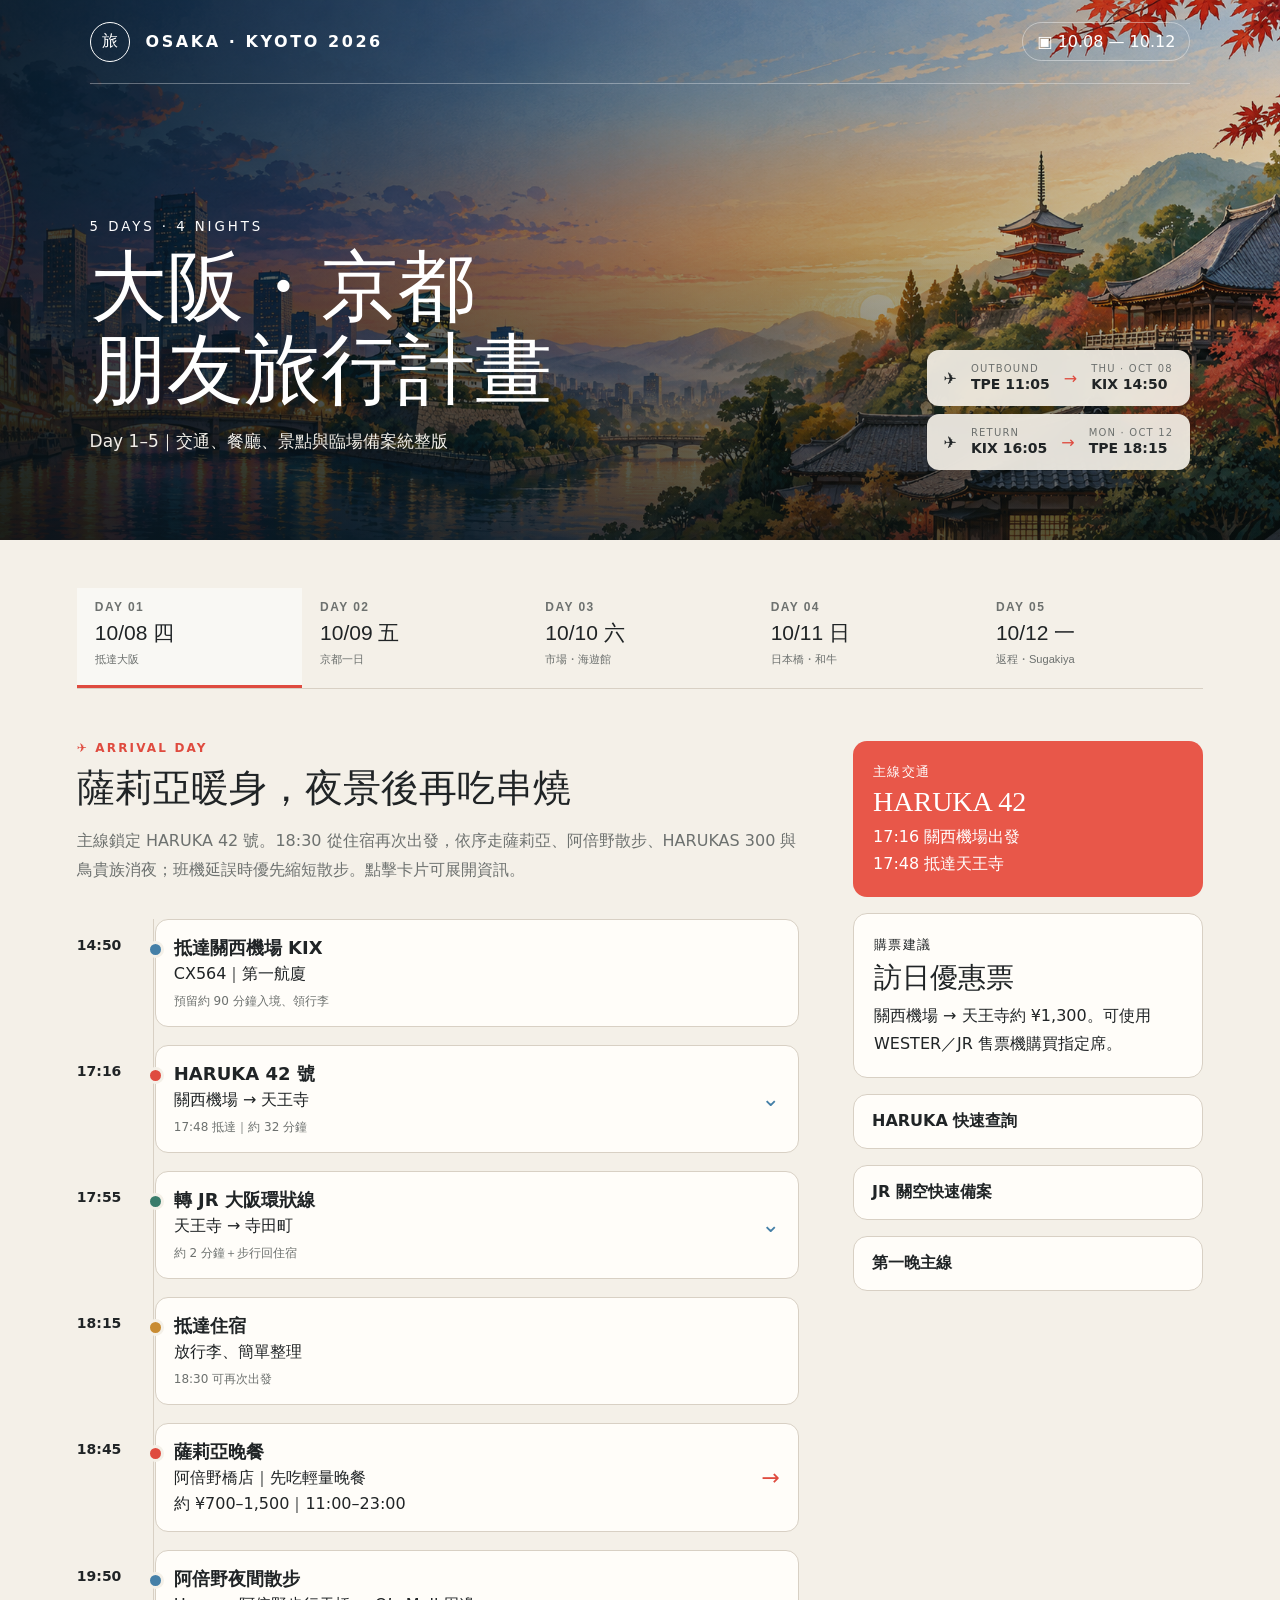
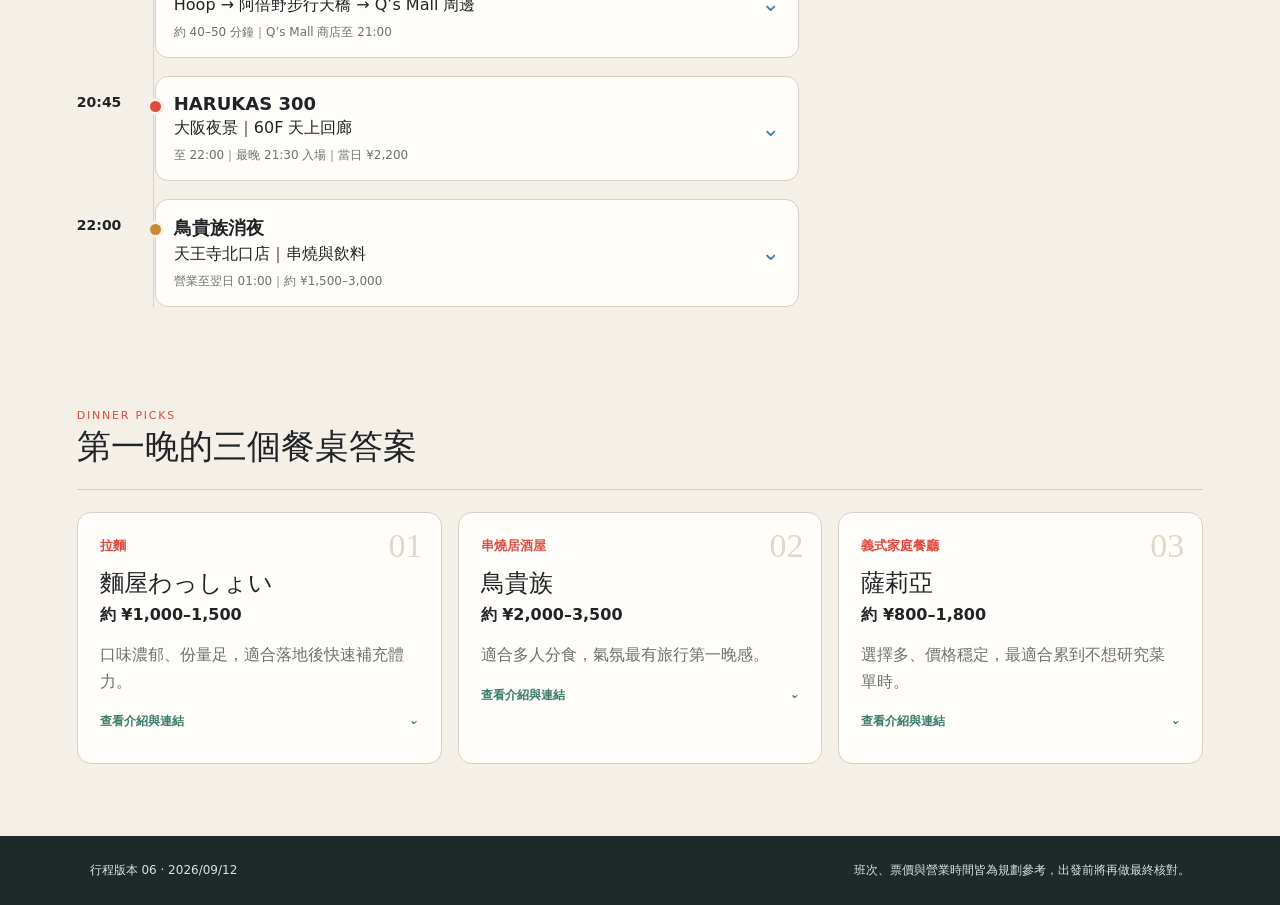
<file: osaka/index.html>
<!doctype html>
<html lang="zh-Hant">
<head>
  <meta charset="utf-8">
  <meta name="viewport" content="width=device-width,initial-scale=1">
  <title>大阪・京都朋友旅行計畫｜2026</title>
  <style>
    :root{--paper:#f4f0e8;--card:#fffdf9;--ink:#202426;--muted:#6d716f;--line:#d8d0c4;--red:#df4b3f;--green:#397c6b;--blue:#447fa7;--amber:#c88b32}
    *{box-sizing:border-box}html{scroll-behavior:smooth}body{margin:0;background:var(--paper);color:var(--ink);font-family:"Noto Sans TC","Microsoft JhengHei",system-ui,sans-serif}.hero{position:relative;min-height:540px;padding:0 7vw 70px;display:flex;align-items:flex-end;color:#fff;overflow:hidden}.hero:before{content:"";position:absolute;inset:0;background:url("osaka-kyoto-hero.png") center/cover}.hero:after{content:"";position:absolute;inset:0;background:linear-gradient(90deg,rgba(9,17,19,.82),rgba(9,17,19,.38) 55%,rgba(9,17,19,.15)),linear-gradient(0deg,rgba(9,17,19,.6),transparent 55%)}.nav,.hero-copy,.flights{position:relative;z-index:1}.nav{position:absolute;top:0;left:7vw;right:7vw;height:84px;display:flex;align-items:center;border-bottom:1px solid #ffffff55;gap:16px}.mark{width:40px;height:40px;display:grid;place-items:center;border:1px solid #fff;border-radius:50%;font-family:serif}.nav b{letter-spacing:.16em}.date{margin-left:auto;padding:9px 14px;border:1px solid #ffffff66;border-radius:99px}.hero-copy{max-width:720px}.hero-copy small{letter-spacing:.22em}.hero h1{margin:12px 0 14px;font-family:serif;font-size:clamp(44px,6vw,82px);line-height:1.08;font-weight:500}.hero-copy p{font-size:17px;color:#f1eee8}.flights{position:absolute;right:7vw;bottom:70px;display:grid;gap:8px}.flight{display:flex;align-items:center;gap:14px;background:#f7f2eae8;color:var(--ink);padding:13px 17px;border-radius:12px;backdrop-filter:blur(10px)}.flight small{display:block;color:var(--muted);font-size:10px;letter-spacing:.12em}.flight b{font-size:14px}.arrow{color:var(--red)}
    .shell{max-width:1440px;margin:auto;padding:48px 6vw 72px}.tabs{display:flex;align-items:stretch;border-bottom:1px solid var(--line);margin-bottom:52px}.tab{appearance:none;border:0;border-bottom:3px solid transparent;background:transparent;padding:12px 28px 18px;text-align:left;cursor:pointer;color:var(--muted)}.tab b,.tab span,.tab small{display:block}.tab b{letter-spacing:.12em;font-size:12px}.tab span{font-size:21px;color:var(--ink);margin:5px 0}.tab.active{border-color:var(--red);background:#fff8}.future{margin-left:auto;align-self:center;text-align:right;color:var(--muted);font-size:12px}.future b{display:block;color:var(--ink);letter-spacing:.1em}.day{display:none}.day.active{display:grid;grid-template-columns:minmax(0,1.65fr) minmax(300px,.8fr);gap:54px}.kicker{color:var(--red);font-size:12px;font-weight:800;letter-spacing:.18em}.day h2{font:500 clamp(30px,3vw,48px)/1.2 serif;margin:10px 0 14px}.lead{max-width:760px;color:var(--muted);line-height:1.8;margin-bottom:34px}.timeline{position:relative}.timeline:before{content:"";position:absolute;left:76px;top:0;bottom:0;width:1px;background:var(--line)}.event{position:relative;display:grid;grid-template-columns:78px 1fr;margin:0 0 18px}.event time{padding-top:18px;font-weight:700;font-size:14px}.event:before{content:"";position:absolute;left:70px;top:22px;width:11px;height:11px;border-radius:50%;background:var(--blue);border:3px solid var(--paper)}.event.red:before{background:var(--red)}.event.green:before{background:var(--green)}.event.amber:before{background:var(--amber)}.card{grid-column:2;background:var(--card);border:1px solid var(--line);border-radius:13px;padding:16px 18px;color:inherit;text-decoration:none}.card h3{margin:0 0 4px;font-size:18px}.card p{margin:0 0 5px}.card>span,.summary-copy span{font-size:12px;color:var(--muted)}details.card{padding:0}details.card summary{padding:16px 18px;display:flex;align-items:center;justify-content:space-between;gap:12px;cursor:pointer;list-style:none}details.card summary::-webkit-details-marker{display:none}details.card summary:after{content:"⌄";font-size:22px;color:var(--blue);transition:.2s}details.card[open] summary:after{transform:rotate(180deg)}details.card[open]{border-color:#9aabae;box-shadow:0 12px 32px #31484b12}.jump{display:flex;align-items:center;justify-content:space-between;gap:12px}.jump:after{content:"→";font-size:22px;color:var(--red)}.jump:hover{border-color:var(--red);box-shadow:0 10px 24px #31484b12}.route-detail{border-top:1px dashed var(--line);padding:12px 18px 17px;background:#f8f6f1;border-radius:0 0 13px 13px}.route-heading{font-weight:800;color:var(--green);margin-bottom:8px}.route-row{display:grid;grid-template-columns:74px 1fr;gap:12px;padding:8px 0;border-bottom:1px solid #e4ddd3;font-size:13px;line-height:1.55}.route-row:last-of-type{border:0}.route-row b{color:var(--muted)}.route-note{font-size:12px;color:#725f3c;background:#f4ead7;padding:9px 11px;border-radius:8px;margin:10px 0 0!important}.detail-copy{color:var(--muted);font-size:14px;line-height:1.75}.links{display:flex;flex-wrap:wrap;gap:8px;margin-top:12px}.links a{padding:8px 11px;border:1px solid #b8c7c2;border-radius:99px;background:#fff;color:var(--green);font-size:12px;font-weight:800;text-decoration:none}.links a:hover{background:#eef5f2;border-color:var(--green)}
    .side{display:grid;align-content:start;gap:16px}.panel,.side details{background:var(--card);border:1px solid var(--line);border-radius:14px;padding:20px}.panel.red{background:#e85749;color:#fff;border:0}.panel small{letter-spacing:.1em}.panel h3{font:500 28px serif;margin:5px 0}.panel p{line-height:1.7;margin:0}.side details{padding:0}.side details summary{list-style:none;cursor:pointer;padding:16px 18px;font-weight:700}.side details summary::-webkit-details-marker{display:none}.side details>div{border-top:1px solid var(--line);padding:15px 18px;color:var(--muted);line-height:1.7}.train-table{display:grid;grid-template-columns:1fr 1fr auto 1fr;gap:9px}.train-table .main{color:var(--red);font-weight:800}.stats{display:grid;grid-template-columns:1fr 1fr;gap:1px;background:var(--line);border:1px solid var(--line);border-radius:14px;overflow:hidden}.stats div{background:var(--card);padding:16px}.stats b,.stats span{display:block}.stats span{font-size:11px;color:var(--muted);margin-top:4px}.wide{grid-column:1/-1;margin-top:25px}.heading{display:flex;align-items:end;justify-content:space-between;border-bottom:1px solid var(--line);padding-bottom:18px;margin-bottom:22px}.heading span{font-size:11px;letter-spacing:.16em;color:var(--red)}.heading h2{font-size:34px;margin:4px 0}.restaurants{display:grid;grid-template-columns:repeat(3,1fr);gap:16px;align-items:start}.restaurant{background:var(--card);border:1px solid var(--line);border-radius:14px;position:relative;overflow:hidden}.restaurant summary{list-style:none;cursor:pointer;padding:22px;min-height:250px}.restaurant summary::-webkit-details-marker{display:none}.restaurant .num{position:absolute;right:18px;top:14px;font:34px serif;color:#dfd7ca}.restaurant small{color:var(--red);font-weight:800}.restaurant h3{font:500 24px serif;margin:12px 0 6px}.restaurant p{color:var(--muted);line-height:1.65}.restaurant[open]{border-color:#9aabae;box-shadow:0 12px 30px #31484b12}.more{display:flex;justify-content:space-between;color:var(--green);font-size:12px;font-weight:800;margin-top:18px}.restaurant[open] .more i{transform:rotate(180deg)}.restaurant-detail{padding:0 22px 22px;border-top:1px dashed var(--line);background:#f8f6f1}.meal-ribbon{display:flex;gap:1px;background:var(--line);border:1px solid var(--line);border-radius:14px;overflow:hidden;margin-bottom:17px}.meal-ribbon div{flex:1;background:var(--card);padding:15px;line-height:1.6}.meal-ribbon b{color:var(--red);display:block}footer{padding:26px 7vw;background:#1e292a;color:#dce2df;display:flex;justify-content:space-between;font-size:12px}
    @media(max-width:900px){.hero{min-height:640px;padding:0 6vw 180px}.nav{left:6vw;right:6vw}.flights{left:6vw;right:6vw;bottom:40px}.day.active{grid-template-columns:1fr}.wide{grid-column:auto}.restaurants{grid-template-columns:1fr}.meal-ribbon{display:grid}.future{display:none}.tab{padding-inline:16px}.side{grid-row:auto}.heading{align-items:start;display:block}.heading p{margin-bottom:0}}@media(max-width:560px){.hero h1{font-size:44px}.date{font-size:11px}.nav b{font-size:12px}.flight{font-size:12px}.shell{padding-inline:18px}.timeline:before{left:60px}.event{grid-template-columns:62px 1fr}.event:before{left:54px}.event time{font-size:12px}.route-row{grid-template-columns:60px 1fr}.tabs{margin-bottom:35px}.tab span{font-size:17px}footer{display:block;line-height:1.6}}
    .tabs{display:grid;grid-template-columns:repeat(5,1fr)}.tab{padding-inline:18px}.future{display:none}@media(max-width:760px){.tabs{grid-template-columns:repeat(2,1fr)}.tab:last-child{grid-column:1/-1}}
  </style>
</head>
<body>
  <header class="hero">
    <div class="nav"><div class="mark">旅</div><b>OSAKA · KYOTO 2026</b><div class="date">▣ 10.08 — 10.12</div></div>
    <div class="hero-copy"><small>5 DAYS · 4 NIGHTS</small><h1>大阪・京都<br>朋友旅行計畫</h1><p>Day 1–5｜交通、餐廳、景點與臨場備案統整版</p></div>
    <div class="flights"><div class="flight"><span>✈</span><span><small>OUTBOUND</small><b>TPE 11:05</b></span><span class="arrow">→</span><span><small>THU · OCT 08</small><b>KIX 14:50</b></span></div><div class="flight"><span>✈</span><span><small>RETURN</small><b>KIX 16:05</b></span><span class="arrow">→</span><span><small>MON · OCT 12</small><b>TPE 18:15</b></span></div></div>
  </header>
  <main class="shell">
    <div class="tabs"><button class="tab active" data-day="day1"><b>DAY 01</b><span>10/08 四</span><small>抵達大阪</small></button><button class="tab" data-day="day2"><b>DAY 02</b><span>10/09 五</span><small>京都一日</small></button><button class="tab" data-day="day3"><b>DAY 03</b><span>10/10 六</span><small>市場・海遊館</small></button><button class="tab" data-day="day4"><b>DAY 04</b><span>10/11 日</span><small>日本橋・和牛</small></button><button class="tab" data-day="day5"><b>DAY 05</b><span>10/12 一</span><small>返程・Sugakiya</small></button></div>
    <section class="day active" id="day1">
      <div><div class="kicker">✈ ARRIVAL DAY</div><h2>薩莉亞暖身，夜景後再吃串燒</h2><p class="lead">主線鎖定 HARUKA 42 號。18:30 從住宿再次出發，依序走薩莉亞、阿倍野散步、HARUKAS 300 與鳥貴族消夜；班機延誤時優先縮短散步。點擊卡片可展開資訊。</p>
        <div class="timeline">
          <div class="event blue"><time>14:50</time><div class="card"><h3>抵達關西機場 KIX</h3><p>CX564｜第一航廈</p><span>預留約 90 分鐘入境、領行李</span></div></div>
          <div class="event red"><time>17:16</time><details class="card"><summary><div class="summary-copy"><h3>HARUKA 42 號</h3><p>關西機場 → 天王寺</p><span>17:48 抵達｜約 32 分鐘</span></div></summary><div class="route-detail"><div class="route-heading">🚆 HARUKA 搭車資訊</div><div class="route-row"><b>上車</b><span>JR 關西機場站｜第一航廈 2F 連絡通道前往</span></div><div class="route-row"><b>方向</b><span>特急 HARUKA｜京都方向</span></div><div class="route-row"><b>下車</b><span>JR 天王寺站</span></div><div class="route-row"><b>票價</b><span>訪日優惠票約 ¥1,300｜指定席</span></div><div class="route-row"><b>購票</b><span>WESTER、JR 綠色售票機或綠色窗口</span></div><div class="route-row"><b>前後班</b><span>40號 16:46／42號 17:16／44號 17:46</span></div><p class="route-note">一般乘車券與特急券都要備妥；班次於出發前再次核對。</p></div></details></div>
          <div class="event green"><time>17:55</time><details class="card"><summary><div class="summary-copy"><h3>轉 JR 大阪環狀線</h3><p>天王寺 → 寺田町</p><span>約 2 分鐘＋步行回住宿</span></div></summary><div class="route-detail"><div class="route-heading">🚆 轉乘資訊</div><div class="route-row"><b>轉乘</b><span>在 JR 天王寺站內依「大阪環狀線」標示前進</span></div><div class="route-row"><b>方向</b><span>內回｜鶴橋・京橋方向</span></div><div class="route-row"><b>下車</b><span>寺田町站，僅 1 站</span></div><div class="route-row"><b>車資</b><span>約 ¥150–180，可直接刷 ICOCA</span></div><div class="route-row"><b>下車後</b><span>由南口步行約 3–7 分鐘回住宿</span></div><p class="route-note">HARUKA 車票是否涵蓋這一小段，依實際購買票種顯示為準。</p></div></details></div>
          <div class="event amber"><time>18:15</time><div class="card"><h3>抵達住宿</h3><p>放行李、簡單整理</p><span>18:30 可再次出發</span></div></div>
          <div class="event red"><time>18:45</time><a class="card jump" href="#day1-restaurants"><div><h3>薩莉亞晚餐</h3><p>阿倍野橋店｜先吃輕量晚餐</p><span>約 ¥700–1,500｜11:00–23:00</span></div></a></div>
          <div class="event blue"><time>19:50</time><details class="card"><summary><div class="summary-copy"><h3>阿倍野夜間散步</h3><p>Hoop → 阿倍野步行天橋 → Q’s Mall 周邊</p><span>約 40–50 分鐘｜Q’s Mall 商店至 21:00</span></div></summary><div class="route-detail"><div class="route-heading">散步順序</div><p class="detail-copy">由阿倍野橋店往 Hoop 戶外廣場與步行天橋，再繞 Q’s Mall 周邊；班機延誤時直接縮短這一段。</p><div class="links"><a target="_blank" href="https://www.google.com/maps/search/?api=1&amp;query=Abeno+Qs+Mall">Q’s Mall 地圖 ↗</a><a target="_blank" href="https://www.google.com/maps/search/?api=1&amp;query=あべのHoop">Hoop 地圖 ↗</a></div></div></details></div>
          <div class="event red"><time>20:45</time><details class="card"><summary><div class="summary-copy"><h3>HARUKAS 300</h3><p>大阪夜景｜60F 天上回廊</p><span>至 22:00｜最晚 21:30 入場｜當日 ¥2,200</span></div></summary><div class="route-detail"><p class="detail-copy">第一晚可能延誤，建議確定趕得上再買當日票；前一日以前購買 WEB 票為 ¥1,980。</p><div class="links"><a target="_blank" href="https://www.google.com/maps/search/?api=1&amp;query=HARUKAS+300">Google 地圖 ↗</a><a target="_blank" href="https://www.abenoharukas-300.jp/observatory/information.html">官方票價 ↗</a></div></div></details></div>
          <div class="event amber"><time>22:00</time><details class="card"><summary><div class="summary-copy"><h3>鳥貴族消夜</h3><p>天王寺北口店｜串燒與飲料</p><span>營業至翌日 01:00｜約 ¥1,500–3,000</span></div></summary><div class="route-detail"><p class="detail-copy">位於 JR 天王寺中央北口向東約 1 分鐘；薩莉亞先吃七分飽，這餐以雞肉、蔬菜串與飲料為主。</p><div class="links"><a target="_blank" href="https://www.google.com/maps/search/?api=1&amp;query=鳥貴族+天王寺北口店">Google 地圖 ↗</a><a target="_blank" href="https://map.torikizoku.co.jp/detail/59/">官方店舖 ↗</a></div></div></details></div>
        </div>
      </div>
      <aside class="side"><div class="panel red"><small>主線交通</small><h3>HARUKA 42</h3><p>17:16 關西機場出發<br>17:48 抵達天王寺</p></div><div class="panel"><small>購票建議</small><h3>訪日優惠票</h3><p>關西機場 → 天王寺約 ¥1,300。可使用 WESTER／JR 售票機購買指定席。</p></div><details><summary>HARUKA 快速查詢</summary><div class="train-table"><b>40號</b><span>16:46</span><span>→</span><span>17:18</span><b class="main">42號</b><span class="main">17:16</span><span class="main">→</span><span class="main">17:48</span><b>44號</b><span>17:46</span><span>→</span><span>18:18</span></div></details><details><summary>JR 關空快速備案</summary><div>錯過 HARUKA 時直接刷 ICOCA 搭關空快速，約 50–55 分鐘抵達天王寺，成人約 ¥1,210；傍晚通常約每 15 分鐘一班。</div></details><details><summary>第一晚主線</summary><div>18:45 薩莉亞阿倍野橋店<br>19:50 阿倍野散步<br>20:45 HARUKAS 300<br>22:00 鳥貴族天王寺北口店</div></details></aside>
      <section class="wide" id="day1-restaurants"><div class="heading"><div><span>DINNER PICKS</span><h2>第一晚的三個餐桌答案</h2></div></div><div class="restaurants"><details class="restaurant"><summary><div class="num">01</div><small>拉麵</small><h3>麵屋わっしょい</h3><b>約 ¥1,000–1,500</b><p>口味濃郁、份量足，適合落地後快速補充體力。</p><span class="more">查看介紹與連結 <i>⌄</i></span></summary><div class="restaurant-detail"><p>寺田町在地人氣濃口拉麵。招牌偏蒜香醬油系，落地晚餐速度最快；不吃牛肉或海鮮者需現場詢問湯底與配料。</p><div class="links"><a target="_blank" href="https://www.google.com/maps/search/?api=1&amp;query=麺屋わっしょい+寺田町">Google 地圖 ↗</a><a target="_blank" href="https://wasshoi-group.com/">官方網站 ↗</a></div></div></details><details class="restaurant"><summary><div class="num">02</div><small>串燒居酒屋</small><h3>鳥貴族</h3><b>約 ¥2,000–3,500</b><p>適合多人分食，氣氛最有旅行第一晚感。</p><span class="more">查看介紹與連結 <i>⌄</i></span></summary><div class="restaurant-detail"><p>雞肉串燒、釜飯、炸物與蔬菜類可自由搭配，多人最好分食。餐點多為均一價，非牛肉選擇非常充足。</p><div class="links"><a target="_blank" href="https://www.google.com/maps/search/?api=1&amp;query=鳥貴族+天王寺">Google 地圖 ↗</a><a target="_blank" href="https://torikizoku.co.jp/menu/">官方菜單 ↗</a></div></div></details><details class="restaurant"><summary><div class="num">03</div><small>義式家庭餐廳</small><h3>薩莉亞</h3><b>約 ¥800–1,800</b><p>選擇多、價格穩定，最適合累到不想研究菜單時。</p><span class="more">查看介紹與連結 <i>⌄</i></span></summary><div class="restaurant-detail"><p>披薩、義大利麵、焗飯、雞肉與蔬菜小菜都有，最容易讓每位旅伴各自選餐；帶殼海鮮菜色可直接避開。</p><div class="links"><a target="_blank" href="https://www.google.com/maps/search/?api=1&amp;query=サイゼリヤ+天王寺">Google 地圖 ↗</a><a target="_blank" href="https://www.saizeriya.co.jp/menu/">官方菜單 ↗</a></div></div></details></div></section>
    </section>
    <section class="day" id="day2">
      <div><div class="kicker">⌖ KYOTO DAY</div><h2>兩個必去景點之後，午後依體力分流</h2><p class="lead">伏見稻荷與三十三間堂固定保留；午餐後才決定是否進清水寺。無論選哪條線，下午都會經東山老街、二年坂與祇園，全程只搭 JR、京阪與步行。</p>
        <div class="timeline">
          <div class="event amber"><time>07:00</time><div class="card"><h3>起床與整裝</h3><p>07:00–07:30 起床</p><span>預留梳洗與確認隨身物品</span></div></div>
          <div class="event amber"><time>07:30</time><div class="card"><h3>早餐</h3><p>住宿簡單吃，或麥當勞寺田町店</p><span>08:00 準時出發</span></div></div>
          <div class="event blue"><time>08:00</time><details class="card"><summary><div class="summary-copy"><h3>寺田町 → 京橋 → 伏見稻荷</h3><p>JR 環狀線＋京阪本線</p><span>¥180＋¥480｜約 70–80 分鐘</span></div></summary><div class="route-detail"><div class="route-heading">🚆 京都去程</div><div class="route-row"><b>第 1 段</b><span>JR 寺田町 → 京橋｜環狀線內回，鶴橋・京橋方向</span></div><div class="route-row"><b>轉乘</b><span>JR 京橋出站，步行約 10–15 分鐘至京阪京橋站</span></div><div class="route-row"><b>第 2 段</b><span>京阪京橋 → 丹波橋｜特急，出町柳方向</span></div><div class="route-row"><b>第 3 段</b><span>丹波橋 → 伏見稻荷｜準急或普通，出町柳方向</span></div><div class="route-row"><b>車資</b><span>JR ¥180＋京阪 ¥480｜直接刷 ICOCA</span></div><div class="route-row"><b>注意</b><span>特急一般車廂免加價；Premium Car 需另購指定席</span></div><p class="route-note">以 08:25–08:35 從京阪京橋出發為目標，約 09:10–09:20 抵達。</p></div></details></div>
          <div class="event red"><time>09:15</time><details class="card"><summary><div class="summary-copy"><h3>伏見稻荷大社</h3><p>本殿、千本鳥居、奧社奉拜所</p><span>不攻山頂｜約 1 小時 40 分</span></div></summary><div class="route-detail"><div class="route-heading">景點簡介</div><p class="detail-copy">以綿延的朱紅色千本鳥居聞名。這次走到奧社奉拜所折返，保留體力給東山下午行程。</p><div class="links"><a target="_blank" href="https://www.google.com/maps/search/?api=1&amp;query=伏見稲荷大社">Google 地圖 ↗</a><a target="_blank" href="https://inari.jp/">官方網站 ↗</a></div></div></details></div>
          <div class="event blue"><time>11:05</time><details class="card"><summary><div class="summary-copy"><h3>伏見稻荷 → 七條</h3><p>京阪準急或普通</p><span>¥180｜約 5 分鐘</span></div></summary><div class="route-detail"><div class="route-heading">🚆 市內移動</div><div class="route-row"><b>上車</b><span>京阪伏見稻荷站</span></div><div class="route-row"><b>方向</b><span>出町柳方向｜準急或普通</span></div><div class="route-row"><b>下車</b><span>七條站</span></div><div class="route-row"><b>車資</b><span>¥180｜ICOCA</span></div><div class="route-row"><b>步行</b><span>七條站 2 號出口至三十三間堂約 7 分鐘</span></div><p class="route-note">不要搭往淀屋橋、中之島方向的反向列車。</p></div></details></div>
          <div class="event green"><time>11:20</time><details class="card"><summary><div class="summary-copy"><h3>三十三間堂</h3><p>千手觀音與長殿空間</p><span>成人 ¥600｜停留約 1 小時</span></div></summary><div class="route-detail"><div class="route-heading">景點簡介</div><p class="detail-copy">正式名稱為蓮華王院，本堂內並列一千零一尊千手觀音像；室內禁止攝影，適合安靜慢看。</p><div class="links"><a target="_blank" href="https://www.google.com/maps/search/?api=1&amp;query=三十三間堂">Google 地圖 ↗</a><a target="_blank" href="https://www.sanjusangendo.jp/">官方網站 ↗</a></div></div></details></div>
          <div class="event amber"><time>12:25</time><details class="card"><summary><div class="summary-copy"><h3>午餐</h3><p>智積院茶寮 桔梗</p><span>¥2,530–3,630｜各自選套餐</span></div></summary><div class="route-detail"><div class="route-heading">午餐選擇</div><p class="detail-copy">精進御膳、玉子燒御膳、天婦羅御膳與重箱料理皆可選；不吃牛肉與帶殼海鮮者可優先考慮精進御膳，仍建議現場確認高湯。</p><div class="links"><a target="_blank" href="https://www.google.com/maps/search/?api=1&amp;query=智積院茶寮+桔梗">Google 地圖 ↗</a><a target="_blank" href="https://saryo-kikyo.com/foods">官方菜單 ↗</a></div></div></details></div>
          <div class="event green"><time>13:25</time><details class="card"><summary><div class="summary-copy"><h3>步行前往清水寺</h3><p>智積院 → 東大路通 → 五條坂</p><span>約 30–35 分鐘｜後段上坡</span></div></summary><div class="route-detail"><div class="route-heading">🚶 步行路線</div><div class="route-row"><b>起點</b><span>智積院茶寮 桔梗</span></div><div class="route-row"><b>路線</b><span>東大路通往北 → 五條坂右轉 → 清水坂</span></div><div class="route-row"><b>距離</b><span>約 2 公里，步行 30–35 分鐘</span></div><div class="route-row"><b>路況</b><span>前段平緩，五條坂後為持續上坡</span></div><div class="route-row"><b>備案</b><span>若下雨：步行回七條搭京阪 1 站至清水五條，再步行上山</span></div><p class="route-note">直接走通常比繞回七條站、等一站電車更快。</p></div></details></div>
          <div class="event red"><time>14:00</time><details class="card"><summary><div class="summary-copy"><h3>依體力決定：清水寺</h3><p>有精神進寺；疲累則直接從二年坂開始逛</p><span>清水寺約 ¥500｜此處才分流</span></div></summary><div class="route-detail"><div class="route-heading">A／B 兩條路線</div><p class="detail-copy">A 線進清水寺看木造舞台，再順坡往三年坂、二年坂下行；B 線不進寺，改走八坂塔、二年坂、寧寧之道與石塀小路，節省約 60–90 分鐘與一段上坡。</p><div class="links"><a target="_blank" href="https://www.google.com/maps/search/?api=1&amp;query=清水寺+京都">Google 地圖 ↗</a><a target="_blank" href="https://www.kiyomizudera.or.jp/">官方網站 ↗</a></div></div></details></div>
          <div class="event amber"><time>15:30</time><details class="card"><summary><div class="summary-copy"><h3>東山老街逛街</h3><p>三年坂／二年坂 → 八坂塔 → 寧寧之道</p><span>不進清水寺時由二年坂開始｜藤菜美途中休息</span></div></summary><div class="route-detail"><div class="route-heading">散步重點</div><p class="detail-copy">沿保存街區穿插土產店、咖啡店、八坂塔、八坂庚申堂、寧寧之道與石塀小路；體力不足可直接略過三年坂。</p><div class="links"><a target="_blank" href="https://www.google.com/maps/search/?api=1&amp;query=産寧坂+二年坂+八坂の塔">散步區地圖 ↗</a><a target="_blank" href="https://kyoto-fujinami.jp/shop_info/%E4%B8%89%E5%B9%B4%E5%9D%82%E6%9C%AC%E5%BA%97">藤菜美資訊 ↗</a></div></div></details></div>
          <div class="event green"><time>17:20</time><details class="card"><summary><div class="summary-copy"><h3>八坂神社與祇園</h3><p>八坂神社 → 花見小路 → 祇園白川 → 鴨川</p><span>全程步行、可視體力縮短</span></div></summary><div class="route-detail"><div class="route-heading">傍晚散步</div><p class="detail-copy">由八坂神社穿過花見小路，再到祇園白川、巽橋與先斗町。若下午走累，可從祇園四條站周邊直接前往晚餐。</p><div class="links"><a target="_blank" href="https://www.google.com/maps/search/?api=1&amp;query=八坂神社+京都">Google 地圖 ↗</a><a target="_blank" href="https://www.yasaka-jinja.or.jp/">八坂神社官網 ↗</a></div></div></details></div>
          <div class="event red"><time>18:45</time><a class="card jump" href="#day2-restaurants"><div><h3>京都晚餐</h3><p>正式／輕鬆／平價三種備案</p><span>點擊前往下方餐廳比較</span></div></a></div>
          <div class="event blue"><time>20:45</time><details class="card"><summary><div class="summary-copy"><h3>祇園四條 → 京橋 → 寺田町</h3><p>京阪特急一般車廂＋JR</p><span>¥480＋¥180｜約 22:05 回住宿</span></div></summary><div class="route-detail"><div class="route-heading">🚆 大阪回程</div><div class="route-row"><b>第 1 段</b><span>祇園四條 → 京橋｜京阪特急，淀屋橋方向</span></div><div class="route-row"><b>車資</b><span>京阪 ¥480｜一般車廂免加價</span></div><div class="route-row"><b>轉乘</b><span>京阪京橋出站，步行轉 JR 京橋站</span></div><div class="route-row"><b>第 2 段</b><span>JR 京橋 → 寺田町｜大阪環狀線外回，鶴橋・天王寺方向</span></div><div class="route-row"><b>車資</b><span>JR ¥180｜ICOCA</span></div><div class="route-row"><b>預估</b><span>約 21:50–22:05 回到住宿</span></div><p class="route-note">晚餐延誤時不必急著趕固定班次，京阪晚間仍有密集班車。</p></div></details></div>
        </div>
      </div>
      <aside class="side"><div class="panel"><small>今日路線</small><h3>大阪 → 京都</h3><p>寺田町 → 伏見稻荷 → 三十三間堂 → 清水寺 → 祇園四條</p></div><div class="stats"><div><b>約 ¥1,500</b><span>純步行版交通</span></div><div><b>約 12–15 km</b><span>整日步行量</span></div><div><b>約 14 小時</b><span>含往返與晚餐</span></div><div><b>ICOCA</b><span>比一日券划算</span></div></div><details><summary>不搭計程車的走法</summary><div>推薦直接走：三十三間堂 → 智積院 → 東大路通 → 五條坂 → 清水寺，約 2 公里、30–35 分鐘。</div></details><details><summary>用餐選店原則</summary><div>不限制全團吃牛肉或海鮮；餐廳只要能替一位旅伴提供完整的非牛、非帶殼海鮮選項即可。若屬嚴重過敏，訂位時另行確認高湯與交叉接觸。</div></details><details><summary>京阪搭車重點</summary><div>京橋搭特急至丹波橋，再轉準急／普通到伏見稻荷。特急一般車廂不用加價；Premium Car 需另購指定席。</div></details></aside>
      <section class="wide" id="day2-restaurants"><div class="heading"><div><span>MEALS IN KYOTO</span><h2>三餐與晚餐備案</h2></div></div><div class="meal-ribbon"><div><b>早餐</b>07:30 住宿簡單吃／麥當勞寺田町店</div><div><b>午餐</b>12:25 智積院茶寮 桔梗｜¥2,530–3,630</div><div><b>點心</b>三年坂 藤菜美｜糰子、蕨餅與抹茶</div></div><div class="restaurants"><details class="restaurant"><summary><div class="num">01</div><small>京都料理體驗</small><h3>石塀小路 豆ちゃ</h3><b>晚餐約 ¥8,000</b><p>京野菜、京鴨、季節魚介與崩し懷石；建議預約並個別註明飲食限制。</p><span class="more">查看介紹與連結 <i>⌄</i></span></summary><div class="restaurant-detail"><p>位在八坂神社附近石塀小路的町家餐廳，主打京都くずし懷石。適合想安排一餐正式京都料理的方案。</p><div class="links"><a target="_blank" href="https://www.google.com/maps/search/?api=1&amp;query=石塀小路豆ちゃ+京都">Google 地圖 ↗</a><a target="_blank" href="https://www.dd-holdings.jp/shops/mamecha/kyoto">官方菜單／訂位 ↗</a></div></div></details><details class="restaurant"><summary><div class="num">02</div><small>先斗町串燒</small><h3>焼鳥鶏原</h3><b>約 ¥3,000–5,000</b><p>丹波雞、京豆腐與日本酒，多人單點分食最靈活。</p><span class="more">查看介紹與連結 <i>⌄</i></span></summary><div class="restaurant-detail"><p>土佐備長炭烤丹波雞，搭配二十多種日本酒。以雞肉與蔬菜串為主，飲食限制最好處理；官方公告每週二及隔週三休。</p><div class="links"><a target="_blank" href="https://www.google.com/maps/search/?api=1&amp;query=先斗町+焼鳥鶏原">Google 地圖 ↗</a><a target="_blank" href="https://torihara-kyoto.com/">官方網站／菜單 ↗</a></div></div></details><details class="restaurant"><summary><div class="num">03</div><small>京都風烏龍麵</small><h3>名代おめん</h3><b>約 ¥1,500–2,500</b><p>走累後的平價備案；先斗町店最後點餐約 20:00。</p><span class="more">查看介紹與連結 <i>⌄</i></span></summary><div class="restaurant-detail"><p>名物「おめん」是搭配芝麻、牛蒡與季節蔬菜的沾汁烏龍麵。平價、份量適中；四條先斗町店目前不接受預約。</p><div class="links"><a target="_blank" href="https://www.google.com/maps/search/?api=1&amp;query=名代おめん+四条先斗町店">Google 地圖 ↗</a><a target="_blank" href="https://omen.co.jp/pages/menus">官方菜單 ↗</a></div></div></details></div></section>
    </section>
    <section class="day" id="day3">
      <div><div class="kicker">◈ MARKET &amp; AQUARIUM</div><h2>趁朝市營業，先吃木津再看鯨鯊</h2><p class="lead">10/10 是第二個週六的木津朝市；依胃口決定吃完整早午餐或只吃小吃，再進海遊館與天保山。傍晚固定吃大阪燒，「阿勒庫」待地點確認後接上。</p><div class="timeline">
        <div class="event amber"><time>07:00</time><div class="card"><h3>起床與整裝</h3><p>早餐留到木津市場</p><span>07:45 出發</span></div></div>
        <div class="event blue"><time>07:45</time><details class="card"><summary><div class="summary-copy"><h3>寺田町 → 木津市場</h3><p>JR＋Osaka Metro</p><span>單買 ¥340｜約 25–35 分鐘</span></div></summary><div class="route-detail"><div class="route-heading">🚆 去程</div><div class="route-row"><b>第 1 段</b><span>JR 寺田町 → 天王寺｜¥150</span></div><div class="route-row"><b>第 2 段</b><span>天王寺 → 大國町｜御堂筋線、¥190</span></div><div class="route-row"><b>步行</b><span>大國町 1 號出口至市場約 3 分鐘</span></div><p class="route-note">今日建議買週末版 Enjoy Eco Card ¥620，另付 JR 往返 ¥300；總交通約 ¥920。</p></div></details></div>
        <div class="event red"><time>08:15</time><a class="card jump" href="#day3-food"><div><h3>木津市場早午餐</h3><p>海鮮丼／鰻魚／天婦羅</p><span>熱門店售完即止</span></div></a></div>
        <div class="event green"><time>09:15</time><details class="card"><summary><div class="summary-copy"><h3>木津朝市</h3><p>市場採買、試吃與當日活動</p><span>09:00–12:00</span></div></summary><div class="route-detail"><p class="detail-copy">先吃主餐，再留胃口給鮪魚炸物、玉子燒、海苔昆布、水果等朝市攤位。</p><div class="links"><a target="_blank" href="https://www.google.com/maps/search/?api=1&amp;query=大阪木津卸売市場">Google 地圖 ↗</a><a target="_blank" href="https://kizu-ichiba.com/">官方網站 ↗</a></div></div></details></div>
        <div class="event blue"><time>11:00</time><details class="card"><summary><div class="summary-copy"><h3>大國町 → 大阪港</h3><p>Metro 至本町轉中央線</p><span>¥290｜約 35–40 分鐘</span></div></summary><div class="route-detail"><div class="route-heading">🚆 海遊館路線</div><div class="route-row"><b>轉乘</b><span>本町轉中央線，往夢洲方向</span></div><div class="route-row"><b>下車</b><span>大阪港站 1 號出口</span></div><div class="route-row"><b>步行</b><span>至海遊館約 5 分鐘</span></div></div></details></div>
        <div class="event red"><time>12:00</time><details class="card"><summary><div class="summary-copy"><h3>大阪海遊館</h3><p>太平洋水槽、鯨鯊與水母區</p><span>2.5–3 小時｜成人 ¥2,700–3,500</span></div></summary><div class="route-detail"><p class="detail-copy">電子票以 15 分鐘為入館單位，約 30 天前開賣。10/10 的正式票價與開放時間以售票日曆為準；2026/6/15 起不可再入場。</p><div class="links"><a target="_blank" href="https://www.kaiyukan.com/info/ticket/kaiyukan/">官方票價／購票 ↗</a><a target="_blank" href="https://www.google.com/maps/search/?api=1&amp;query=大阪海遊館">Google 地圖 ↗</a></div></div></details></div>
        <div class="event amber"><time>15:00</time><div class="card"><h3>天保山自由活動</h3><p>Marketplace／大觀覽車</p><span>觀覽車約 ¥1,000，可依體力略過</span></div></div>
        <div class="event blue"><time>16:30</time><details class="card"><summary><div class="summary-copy"><h3>大阪港 → 難波</h3><p>中央線至本町轉御堂筋線</p><span>¥290｜約 25–30 分鐘</span></div></summary><div class="route-detail"><div class="route-row"><b>第 1 段</b><span>大阪港 → 本町</span></div><div class="route-row"><b>第 2 段</b><span>本町 → 難波</span></div></div></details></div>
        <div class="event red"><time>17:30</time><a class="card jump" href="#day3-dinner"><div><h3>大阪燒晚餐</h3><p>味乃家本店優先｜排隊過長改四代目味乃家</p><span>約 ¥2,000–3,000｜點擊查看備選</span></div></a></div>
        <div class="event green"><time>19:10</time><details class="card"><summary><div class="summary-copy"><h3>晚間行程：阿勒庫待確認</h3><p>名稱尚未對應到確切景點或店家</p><span>先保留 19:10–21:00，不編造路線</span></div></summary><div class="route-detail"><p class="detail-copy">確認前暫以法善寺橫丁、戎橋、固力果看板與道頓堀河畔散步收尾；收到正確日文店名或地圖後再換成正式路線。</p><div class="links"><a target="_blank" href="https://www.google.com/maps/search/?api=1&amp;query=法善寺横丁+道頓堀+戎橋">暫定散步地圖 ↗</a></div></div></details></div>
      </div></div>
      <aside class="side"><div class="panel"><small>今日路線</small><h3>市場 → 海遊館</h3><p>寺田町 → 木津市場 → 海遊館 → 天保山 → 道頓堀</p></div><div class="stats"><div><b>約 ¥920</b><span>交通券＋JR</span></div><div><b>¥2,700–3,500</b><span>海遊館</span></div><div><b>¥1,200 起</b><span>市場用餐</span></div><div><b>7–10 km</b><span>步行量</span></div></div><details><summary>海遊館訂票提醒</summary><div>10/10 票券約 9/10 開賣，先選 12:00 或 12:15 入館。</div></details><details><summary>飲食限制</summary><div>可選鰻魚、鮪魚與一般魚料理；嚴重過敏者現場再確認高湯與共用油鍋。</div></details></aside>
      <section class="wide" id="day3-food"><div class="heading"><div><span>KIZU MARKET PICKS</span><h2>木津市場熱門選擇</h2></div></div><div class="restaurants">
        <details class="restaurant"><summary><div class="num">01</div><small>海鮮丼</small><h3>木津魚市食堂</h3><b>約 ¥1,200–4,000</b><p>06:00 開門、售完即止；市場代表性滿盛海鮮丼。</p><span class="more">查看介紹、菜單與地圖 <i>⌄</i></span></summary><div class="restaurant-detail"><p>切落海鮮丼約 ¥1,200，本鮪中落與鐵火丼約 ¥2,000–2,200，滿盛海膽或本鮪約 ¥3,800–4,000。不能吃帶殼海鮮者可選鮪魚、鮭魚或當日魚類。</p><div class="links"><a target="_blank" rel="noreferrer" href="https://www.google.com/maps/search/?api=1&amp;query=木津魚市食堂">Google 地圖 ↗</a><a target="_blank" rel="noreferrer" href="https://kiduichiba.jp/shop/kaino-2-3/">官方菜單／介紹 ↗</a></div></div></details>
        <details class="restaurant"><summary><div class="num">02</div><small>炭烤鰻魚</small><h3>川上商店</h3><b>約 ¥2,000–3,500</b><p>05:00–13:00；鰻重、まむし與鰻卷。</p><span class="more">查看介紹與地圖 <i>⌄</i></span></summary><div class="restaurant-detail"><p>市場裡的鰻魚專門店，特上まむし近期參考約 ¥3,300。非帶殼海鮮的安心選擇，但座位不多。</p><div class="links"><a target="_blank" rel="noreferrer" href="https://www.google.com/maps/search/?api=1&amp;query=川上商店+木津市場">Google 地圖 ↗</a><a target="_blank" rel="noreferrer" href="https://kizu-ichiba.com/shop/%E5%B7%9D%E4%B8%8A%E5%95%86%E5%BA%97/">官方店舖資訊 ↗</a></div></div></details>
        <details class="restaurant"><summary><div class="num">03</div><small>天婦羅</small><h3>天はな</h3><b>約 ¥1,380–2,480</b><p>06:00–13:00；雞肉、蔬菜與海鮮皆可選。</p><span class="more">查看菜單與地圖 <i>⌄</i></span></summary><div class="restaurant-detail"><p>大海老天丼約 ¥1,380、加生魚片約 ¥1,880，海鮮丼與天丼組合約 ¥2,480；也有雞肉及蔬菜天婦羅。</p><div class="links"><a target="_blank" rel="noreferrer" href="https://www.google.com/maps/search/?api=1&amp;query=天はな+大阪木津市場本店">Google 地圖 ↗</a><a target="_blank" rel="noreferrer" href="https://gourmet-kineya.co.jp/brands/tenhana/">官方菜單 ↗</a></div></div></details>
        <details class="restaurant"><summary><div class="num">04</div><small>市場食堂</small><h3>當志郎</h3><b>約 ¥1,000–2,000</b><p>烤魚、煮魚、玉子燒與丼飯，選擇彈性。</p><span class="more">查看介紹與地圖 <i>⌄</i></span></summary><div class="restaurant-detail"><p>約 03:00–13:30。海鮮丼排太久時，可改吃更有在地早餐感的魚料理或玉子燒定食。</p><div class="links"><a target="_blank" rel="noreferrer" href="https://www.google.com/maps/search/?api=1&amp;query=当志郎+木津市場">Google 地圖 ↗</a><a target="_blank" rel="noreferrer" href="https://kizu-ichiba.com/restaurant/">市場餐廳列表 ↗</a></div></div></details>
        <details class="restaurant"><summary><div class="num">05</div><small>市場壽司</small><h3>かなえ寿司／まるよし</h3><b>約 ¥1,500–3,000</b><p>不想排海鮮丼時的握壽司備案。</p><span class="more">查看介紹與地圖 <i>⌄</i></span></summary><div class="restaurant-detail"><p>かなえ寿司約 04:30–13:00、まるよし約 05:00–13:00；可避開蝦、蟹與貝類，改選鮪魚、鯛魚與鰤魚。</p><div class="links"><a target="_blank" rel="noreferrer" href="https://www.google.com/maps/search/?api=1&amp;query=かなえ寿司+大阪木津市場">Google 地圖 ↗</a><a target="_blank" rel="noreferrer" href="https://kizu-ichiba.com/restaurant/">市場餐廳列表 ↗</a></div></div></details>
      </div></section>
      <section class="wide" id="day3-dinner"><div class="heading"><div><span>DOTONBORI DINNER</span><h2>海遊館後的三種大阪味</h2></div></div><div class="restaurants">
        <details class="restaurant"><summary><div class="num">01</div><small>大阪燒</small><h3>味乃家 本店</h3><b>約 ¥2,000–3,000</b><p>老字號人氣店，週六晚餐可能排隊。</p><span class="more">查看介紹、菜單與地圖 <i>⌄</i></span></summary><div class="restaurant-detail"><p>可依喜好選豬肉、章魚、花枝或蔬菜版本；熱門時段可確認官方 FastPass。</p><div class="links"><a target="_blank" rel="noreferrer" href="https://www.google.com/maps/search/?api=1&amp;query=味乃家+本店+難波">Google 地圖 ↗</a><a target="_blank" rel="noreferrer" href="https://ajinoya-okonomiyaki.com/top/company/main-shop/">官方菜單／店舖 ↗</a></div></div></details>
        <details class="restaurant"><summary><div class="num">02</div><small>串炸</small><h3>串かつだるま</h3><b>約 ¥1,500–2,500</b><p>豬、雞、魚與蔬菜可分開點。</p><span class="more">查看介紹、菜單與地圖 <i>⌄</i></span></summary><div class="restaurant-detail"><p>不吃牛肉者可選豬、雞、魚類與蔬菜串，並避開蝦、蟹及貝類。</p><div class="links"><a target="_blank" rel="noreferrer" href="https://www.google.com/maps/search/?api=1&amp;query=串かつだるま+道頓堀店">Google 地圖 ↗</a><a target="_blank" rel="noreferrer" href="https://www.kushikatu-daruma.com/tenpo_doutonbori.html">官方菜單／店舖 ↗</a></div></div></details>
        <details class="restaurant"><summary><div class="num">03</div><small>烏龍麵</small><h3>道頓堀 今井</h3><b>約 ¥930–1,850</b><p>早上吃得豐盛時最舒服的清淡備案。</p><span class="more">查看介紹、菜單與地圖 <i>⌄</i></span></summary><div class="restaurant-detail"><p>狐狸烏龍麵約 ¥930、親子丼約 ¥1,500、鍋燒烏龍麵約 ¥1,850。</p><div class="links"><a target="_blank" rel="noreferrer" href="https://www.google.com/maps/search/?api=1&amp;query=道頓堀今井本店">Google 地圖 ↗</a><a target="_blank" rel="noreferrer" href="https://www.d-imai.com/shops/honten/">官方菜單 ↗</a></div></div></details>
      </div></section>
    </section>
    <section class="day" id="day4">
      <div><div class="kicker">⌖ NIPPONBASHI DAY</div><h2>日本橋挖寶，和牛之後用 JOYSOUND 收尾</h2><p class="lead">依店家開門時間從日本橋南端一路往難波逛，午餐固定烏龍麵；18:00 吃松阪牛，最後到なんば HIPS 唱歌。</p><div class="timeline">
        <div class="event amber"><time>08:30</time><div class="card"><h3>較晚起床與早餐</h3><p>住宿簡單吃或寺田町周邊早餐</p><span>10:15 前出發</span></div></div>
        <div class="event blue"><time>10:15</time><details class="card"><summary><div class="summary-copy"><h3>寺田町 → 日本橋南端</h3><p>JR 至新今宮，再步行至惠美須町</p><span>約 ¥180｜25–35 分鐘</span></div></summary><div class="route-detail"><div class="route-row"><b>搭車</b><span>JR 寺田町 → 新今宮｜環狀線外回</span></div><div class="route-row"><b>步行</b><span>通天閣口至惠美須町約 12–18 分鐘</span></div><p class="route-note">從南往北逛可一路接到難波，不用折返。</p></div></details></div>
        <div class="event red"><time>11:00</time><a class="card jump" href="#day4-shops"><div><h3>日本橋宅店巡遊</h3><p>Animate → KOTOBUKIYA → Mandarake</p><span>點擊查看店舖</span></div></a></div>
        <div class="event amber"><time>13:40</time><a class="card jump" href="#day4-food"><div><h3>烏龍麵午餐</h3><p>道頓堀今井本店｜狐狸烏龍麵或親子丼</p><span>11:30–21:30｜約 ¥1,000–2,000</span></div></a></div>
        <div class="event green"><time>15:15</time><details class="card"><summary><div class="summary-copy"><h3>難波自由購物</h3><p>Namba Parks／Namba CITY／Ota Road</p><span>依興趣分流</span></div></summary><div class="route-detail"><p class="detail-copy">一般購物派往百貨商場；宅店派續留 Ota Road，18:00 再到法善寺集合。</p><div class="links"><a target="_blank" href="https://www.google.com/maps/search/?api=1&amp;query=なんばパークス">Namba Parks ↗</a><a target="_blank" href="https://www.google.com/maps/search/?api=1&amp;query=日本橋オタロード">Ota Road ↗</a></div></div></details></div>
        <div class="event red"><time>18:00</time><details class="card"><summary><div class="summary-copy"><h3>高級和牛晚餐</h3><p>松阪牛焼肉 M 法善寺橫丁店</p><span>建議預約｜吃牛者每位約 ¥9,680 起</span></div></summary><div class="route-detail"><p class="detail-copy">吃牛者點松阪牛拼盤或套餐；不吃牛者單點黑豬、國產雞腿、烤蔬菜、飯與湯品。</p><div class="links"><a target="_blank" href="https://www.google.com/maps/search/?api=1&amp;query=松阪牛焼肉M+法善寺横丁店">Google 地圖 ↗</a><a target="_blank" href="https://matsusaka-projects.com/menu/">官方菜單 ↗</a></div></div></details></div>
        <div class="event green"><time>20:15</time><details class="card"><summary><div class="summary-copy"><h3>カラオケまねきねこ</h3><p>なんば HIPS 店｜JOYSOUND</p><span>建議唱 2 小時｜24 小時營業</span></div></summary><div class="route-detail"><p class="detail-copy">官方列出 JOYSOUND MAX、MAX2、MAX GO；全店會員制，初次使用需帶身分證件並用手機註冊，也可攜帶外食。</p><div class="links"><a target="_blank" href="https://www.karaokemanekineko.jp/store/namba-hips-store/">官方店舖與機型 ↗</a></div></div></details></div>
        <div class="event blue"><time>22:20</time><details class="card"><summary><div class="summary-copy"><h3>難波 → 寺田町</h3><p>Metro 難波至天王寺，再轉 JR 1 站</p><span>約 ¥240＋¥150｜25–35 分鐘</span></div></summary><div class="route-detail"><div class="route-row"><b>第 1 段</b><span>御堂筋線 難波 → 天王寺｜中百舌鳥方向</span></div><div class="route-row"><b>第 2 段</b><span>JR 天王寺 → 寺田町｜大阪環狀線內回</span></div></div></details></div>
      </div></div>
      <aside class="side"><div class="panel"><small>今日路線</small><h3>日本橋 → 法善寺</h3><p>寺田町 → 新今宮 → 日本橋 → 難波 → 和牛晚餐</p></div><div class="stats"><div><b>約 ¥360</b><span>JR 往返</span></div><div><b>約 7 小時</b><span>購物時間</span></div><div><b>¥9,680 起</b><span>松阪牛</span></div><div><b>8–12 km</b><span>步行量</span></div></div><details><summary>宅店開門順序</summary><div>Animate 10:00、KOTOBUKIYA 11:00、Mandarake 12:00；不要把 Mandarake 排在第一站。</div></details><details><summary>和牛餐飲食限制</summary><div>訂位時註明一位不吃牛及不能吃帶殼海鮮；該店有豬肉、雞肉與蔬菜類單點。</div></details></aside>
      <section class="wide" id="day4-shops"><div class="heading"><div><span>OTAKU SHOPPING</span><h2>日本橋三間主力宅店</h2></div></div><div class="restaurants">
        <details class="restaurant"><summary><div class="num">01</div><small>動畫周邊</small><h3>Animate 大阪日本橋</h3><b>週末 10:00–20:00</b><p>角色商品、漫畫、CD 與活動空間完整。</p><span class="more">查看介紹與地圖 <i>⌄</i></span></summary><div class="restaurant-detail"><p>最早開門，適合安排為第一站；之後再沿 Ota Road 逛模型與二手店。</p><div class="links"><a target="_blank" rel="noreferrer" href="https://www.google.com/maps/search/?api=1&amp;query=アニメイト大阪日本橋">Google 地圖 ↗</a><a target="_blank" rel="noreferrer" href="https://www.animate.co.jp/shop/nipponbashi/">官方店舖資訊 ↗</a></div></div></details>
        <details class="restaurant"><summary><div class="num">02</div><small>模型手辦</small><h3>KOTOBUKIYA 日本橋</h3><b>週末 11:00–20:00</b><p>直營限定品與模型，適合中段慢慢看。</p><span class="more">查看介紹與地圖 <i>⌄</i></span></summary><div class="restaurant-detail"><p>距惠美須町約 7 分鐘、南海難波約 6 分鐘；11:00 後再前往。</p><div class="links"><a target="_blank" rel="noreferrer" href="https://www.google.com/maps/search/?api=1&amp;query=コトブキヤ日本橋">Google 地圖 ↗</a><a target="_blank" rel="noreferrer" href="https://www.kotobukiya.co.jp/kotobukiya-shop/">官方店舖資訊 ↗</a></div></div></details>
        <details class="restaurant"><summary><div class="num">03</div><small>二手收藏</small><h3>Mandarake Grand Chaos</h3><b>12:00–20:00</b><p>玩具、遊戲、卡牌、漫畫與同人類別完整。</p><span class="more">查看介紹與地圖 <i>⌄</i></span></summary><div class="restaurant-detail"><p>中午才開門，因此排在 Animate、KOTOBUKIYA 之後最順。</p><div class="links"><a target="_blank" rel="noreferrer" href="https://www.google.com/maps/search/?api=1&amp;query=まんだらけグランドカオス+日本橋">Google 地圖 ↗</a><a target="_blank" rel="noreferrer" href="https://www.mandarake.co.jp/dir/gcs/">官方店舖資訊 ↗</a></div></div></details>
      </div></section>
      <section class="wide" id="day4-food"><div class="heading"><div><span>NAMBA MEALS</span><h2>午餐備案與正式和牛晚餐</h2></div></div><div class="restaurants">
        <details class="restaurant"><summary><div class="num">01</div><small>高級和牛</small><h3>松阪牛焼肉 M</h3><b>每位約 ¥9,680 起</b><p>第四日晚餐主線，建議預約 18:00。</p><span class="more">查看介紹、菜單與地圖 <i>⌄</i></span></summary><div class="restaurant-detail"><p>吃牛者可點五種松阪牛拼盤或套餐；不吃牛者可單點黑豬里肌、國產雞腿、烤蔬菜、沙拉、飯與湯。</p><div class="links"><a target="_blank" rel="noreferrer" href="https://www.google.com/maps/search/?api=1&amp;query=松阪牛焼肉M+法善寺横丁店">Google 地圖 ↗</a><a target="_blank" rel="noreferrer" href="https://matsusaka-projects.com/menu/">官方菜單／訂位 ↗</a></div></div></details>
        <details class="restaurant"><summary><div class="num">02</div><small>大阪燒午餐</small><h3>味乃家</h3><b>約 ¥2,000–3,000</b><p>日本橋逛完後的大阪燒選擇。</p><span class="more">查看介紹、菜單與地圖 <i>⌄</i></span></summary><div class="restaurant-detail"><p>本店較熱門；排隊過長可查看座位較多的四代目味乃家。</p><div class="links"><a target="_blank" rel="noreferrer" href="https://www.google.com/maps/search/?api=1&amp;query=味乃家+難波">Google 地圖 ↗</a><a target="_blank" rel="noreferrer" href="https://ajinoya-okonomiyaki.com/top/">官方菜單／店舖 ↗</a></div></div></details>
        <details class="restaurant"><summary><div class="num">03</div><small>清淡午餐</small><h3>道頓堀 今井</h3><b>約 ¥930–1,850</b><p>狐狸烏龍麵或親子丼，下午逛街較輕鬆。</p><span class="more">查看介紹、菜單與地圖 <i>⌄</i></span></summary><div class="restaurant-detail"><p>狐狸烏龍麵約 ¥930、親子丼約 ¥1,500、鍋燒烏龍麵約 ¥1,850。</p><div class="links"><a target="_blank" rel="noreferrer" href="https://www.google.com/maps/search/?api=1&amp;query=道頓堀今井本店">Google 地圖 ↗</a><a target="_blank" rel="noreferrer" href="https://www.d-imai.com/shops/honten/">官方菜單 ↗</a></div></div></details>
      </div></section>
    </section>
    <section class="day" id="day5">
      <div><div class="kicker">✈ DEPARTURE DAY</div><h2>Sugakiya 收尾，再把時間留給機場</h2><p class="lead">09:30 離開住宿，經鳳站吃 Sugakiya 後直達 KIX。預計 12:10 抵達，距 16:05 起飛約 3 小時 55 分。</p><div class="timeline">
        <div class="event amber"><time>08:00</time><div class="card"><h3>早餐、打包與退房</h3><p>確認護照、行李與戰利品</p><span>09:30 離開住宿</span></div></div>
        <div class="event blue"><time>09:40</time><details class="card"><summary><div class="summary-copy"><h3>寺田町 → 鳳</h3><p>JR 環狀線＋阪和線快速</p><span>¥320｜約 25–35 分鐘</span></div></summary><div class="route-detail"><div class="route-row"><b>第 1 段</b><span>寺田町 → 天王寺，1 站</span></div><div class="route-row"><b>第 2 段</b><span>天王寺轉阪和線快速至鳳</span></div><div class="route-row"><b>步行</b><span>鳳站至おおとりウイングス約 5–9 分鐘</span></div></div></details></div>
        <div class="event red"><time>10:20</time><details class="card"><summary><div class="summary-copy"><h3>Sugakiya 早午餐</h3><p>おおとり堺店｜拉麵＋甜點</p><span>10:00 開店｜約 ¥430–1,200</span></div></summary><div class="route-detail"><p class="detail-copy">基本拉麵約 ¥430、特製拉麵約 ¥680、霜淇淋約 ¥190、奶油紅豆湯約 ¥290。店舖位於おおとりウイングス 2 樓。</p><div class="links"><a target="_blank" rel="noreferrer" href="https://www.google.com/maps/search/?api=1&amp;query=スガキヤ+おおとり堺店">Google 地圖 ↗</a><a target="_blank" rel="noreferrer" href="https://www.sugakico.co.jp/area/%E3%81%8A%E3%81%8A%E3%81%A8%E3%82%8A%E5%A0%BA%E5%BA%97/">官方店舖資訊 ↗</a><a target="_blank" rel="noreferrer" href="https://www.sugakico.co.jp/menu/">官方菜單 ↗</a></div></div></details></div>
        <div class="event blue"><time>11:20</time><details class="card"><summary><div class="summary-copy"><h3>鳳 → 關西機場</h3><p>JR 關空快速直達</p><span>約 ¥800｜約 37 分鐘</span></div></summary><div class="route-detail"><div class="route-row"><b>列車</b><span>關空快速「關西機場行」</span></div><div class="route-row"><b>下車</b><span>關西機場站，不需轉車</span></div><div class="route-row"><b>注意</b><span>確認車廂目的地，勿留在往和歌山的紀州路快速車廂</span></div><p class="route-note">正式班次出發前再以 JR WESTER／站內資訊核對。</p></div></details></div>
        <div class="event green"><time>12:10</time><details class="card"><summary><div class="summary-copy"><h3>抵達 KIX 第一航廈</h3><p>先處理需托運的免稅品</p><span>本次無機場領退款流程</span></div></summary><div class="route-detail"><div class="route-heading">2026/10/12 實際流程</div><p class="detail-copy">本次仍是店內直接免稅。免稅品若放托運行李，先帶護照、商品與行李向海關取得確認，再交航空公司托運；手提商品依現場指示出示護照，海關可能抽查。</p><div class="links"><a target="_blank" href="https://www.customs.go.jp/english/c-answer_e/extsukan/5004_e.htm">日本海關官方說明 ↗</a><a target="_blank" href="https://www.kansai-airport.or.jp/en/flight/route/t1_dep">KIX 出境流程 ↗</a></div></div></details></div>
        <div class="event blue"><time>13:00</time><div class="card"><h3>報到、托運、安檢與出境</h3><p>一般狀況預留 60–90 分鐘</p><span>大量或高價免稅品再多抓查驗時間</span></div></div>
        <div class="event amber"><time>14:00</time><details class="card"><summary><div class="summary-copy"><h3>KIX 免稅店與伴手禮</h3><p>KIX DUTY FREE／TASTE OF JAPAN</p><span>安檢後約 45–60 分鐘</span></div></summary><div class="route-detail"><p class="detail-copy">先逛約 2,500㎡ 的 KIX DUTY FREE 看美妝、香水、酒類與限定組合，再補 ROYCEʼ、白色戀人、Jaga Pokkuru 與關西甜點。鎖定商品可先線上預訂，當天憑登機證與訂單號取貨。</p><div class="links"><a target="_blank" href="https://www.kixdutyfree.jp/en/store-info.html">店舖資訊 ↗</a><a target="_blank" href="https://www.kixdutyfree.jp/en/">線上預訂 ↗</a><a target="_blank" href="https://www.kixdutyfree.jp/en/storeinfo/taste-of-japan.html">TASTE OF JAPAN ↗</a></div></div></details></div>
        <div class="event red"><time>16:05</time><div class="card"><h3>KIX → TPE</h3><p>返回台北</p><span>18:15 抵達桃園機場</span></div></div>
      </div></div>
      <aside class="side"><div class="panel red"><small>機場目標</small><h3>12:10 抵達 KIX</h3><p>距起飛約 3 小時 55 分，已包含退稅品查驗與最後購物緩衝。</p></div><div class="stats"><div><b>約 ¥1,120</b><span>JR 全程</span></div><div><b>16:05</b><span>返台班機</span></div><div><b>2026/11/1</b><span>新制上路</span></div><div><b>不適用</b><span>本次仍採舊制</span></div></div>
        <details><summary>本次旅行的退稅方式</summary><div>10/8–10/12 在店內出示護照並直接免稅；離境時海關可能檢查護照與商品，沒有機場領退款。</div></details>
        <details><summary>11/1 起的新式退稅</summary><div>店內先付含稅價 → 90 日內攜商品離境 → 海關確認 → 免稅店業者依其方式退款。本團返國後才上路。</div></details>
        <details><summary>機場購物推薦</summary><div>KIX DUTY FREE：美妝、香水、酒類；TASTE OF JAPAN：日系與關西甜點。特定商品可預訂後取貨。</div></details>
      </aside>
      <section class="wide"><div class="heading"><div><span>KIX QUICK GUIDE</span><h2>回程日不可顛倒的順序</h2></div></div><div class="meal-ribbon"><div><b>1｜先查驗</b>需托運的免稅品先給海關看，再交行李</div><div><b>2｜再出境</b>報到、托運、安檢與證照查驗</div><div><b>3｜後購物</b>安檢後逛免稅店與伴手禮店</div></div></section>
    </section>
  </main>
  <footer><span>行程版本 06 · 2026/09/12</span><span>班次、票價與營業時間皆為規劃參考，出發前將再做最終核對。</span></footer>
  <script>document.querySelectorAll('.tab').forEach(button=>button.addEventListener('click',()=>{document.querySelectorAll('.tab').forEach(x=>x.classList.remove('active'));document.querySelectorAll('.day').forEach(x=>x.classList.remove('active'));button.classList.add('active');document.getElementById(button.dataset.day).classList.add('active');}));</script>
</body>
</html>
</file>
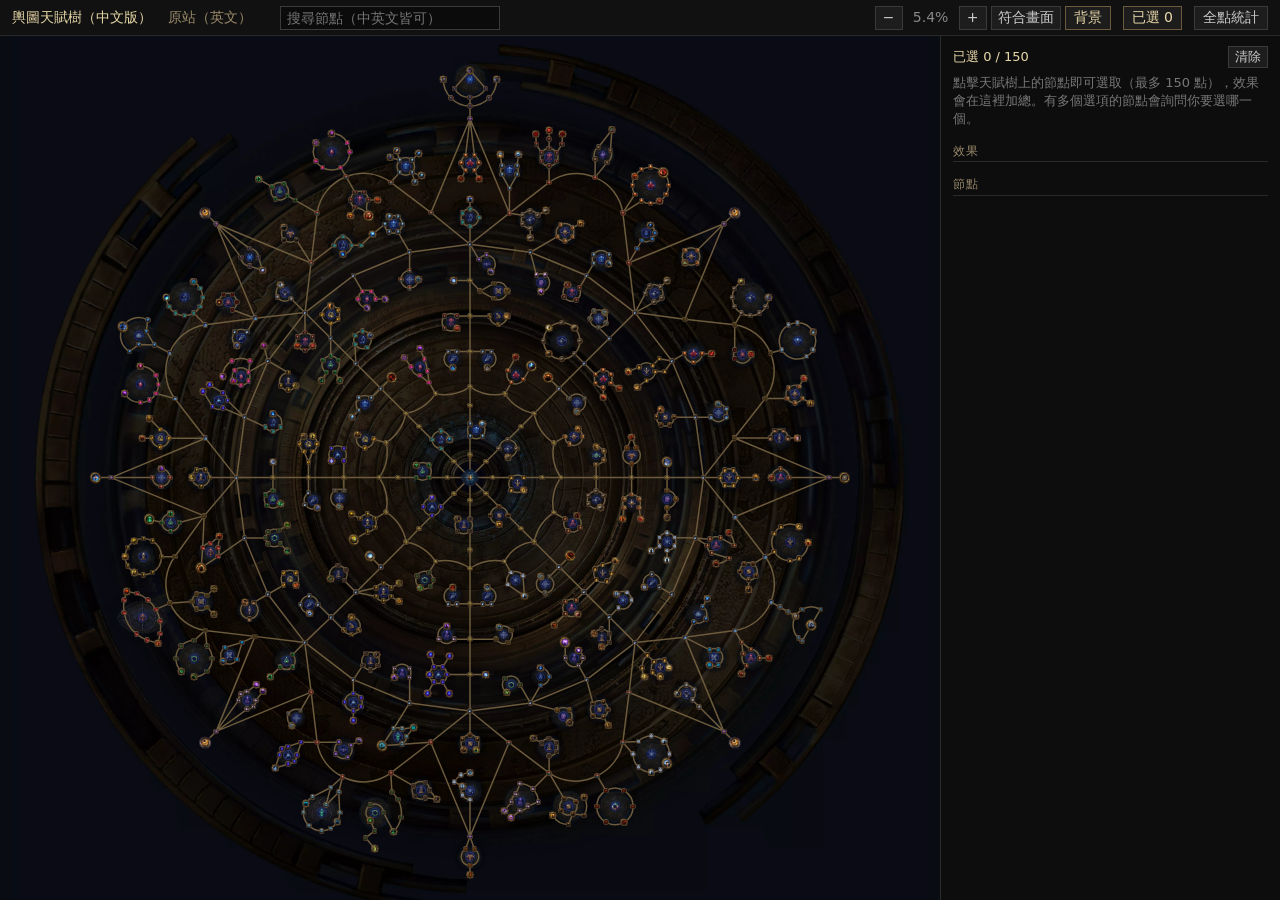
<file: poe/index.html>
<!doctype html>
<html lang="zh-Hant">
<head>
<meta charset="utf-8">
<meta name="viewport" content="width=device-width, initial-scale=1">
<title>輿圖天賦樹（中文版）</title>
<link rel="stylesheet" href="style.css">
</head>
<body>
<header>
  <nav><a href="index.html" class=on>輿圖天賦樹（中文版）</a> <a href="https://hypostasis.faith/atlas/data.html" target="_blank" rel="noopener">原站（英文）</a></nav>
  <div class="search">
    <input id="q" type="search" placeholder="搜尋節點（中英文皆可）" autocomplete="off" title="輸入節點名稱或效果中的字詞。Enter：下一個符合項目，Esc：清除">
    <span id="hits"></span>
  </div>
  <div class="zoom">
    <button id="out" title="縮小">&minus;</button>
    <span id="pct"></span>
    <button id="in" title="放大">+</button>
    <button id="fit" title="將天賦樹縮放至符合畫面">符合畫面</button>
    <button id="bg" title="顯示／隱藏背景 (B)">背景</button>
    <button id="toggle" title="顯示／隱藏已選面板">已選 <span id="badge">0</span></button>
  </div>
</header>
<canvas id="c"></canvas>
<aside id="panel">
  <div class="ph">
    <span id="count"></span>
    <button id="clear">清除</button>
  </div>
  <p id="notice" hidden></p>
  <p id="empty">點擊天賦樹上的節點即可選取（最多 <span id="max"></span> 點），效果會在這裡加總。有多個選項的節點會詢問你要選哪一個。</p>
  <h3>效果</h3>
  <ul id="effects"></ul>
  <h3>節點</h3>
  <ul id="picked"></ul>
</aside>
<div id="tip"></div>
<div id="menu"></div>
<script src="trees/data.js"></script>
<script src="share.js"></script>
<script src="viewer.js"></script>
<script src="stats.js"></script>
</body>
</html>
</file>
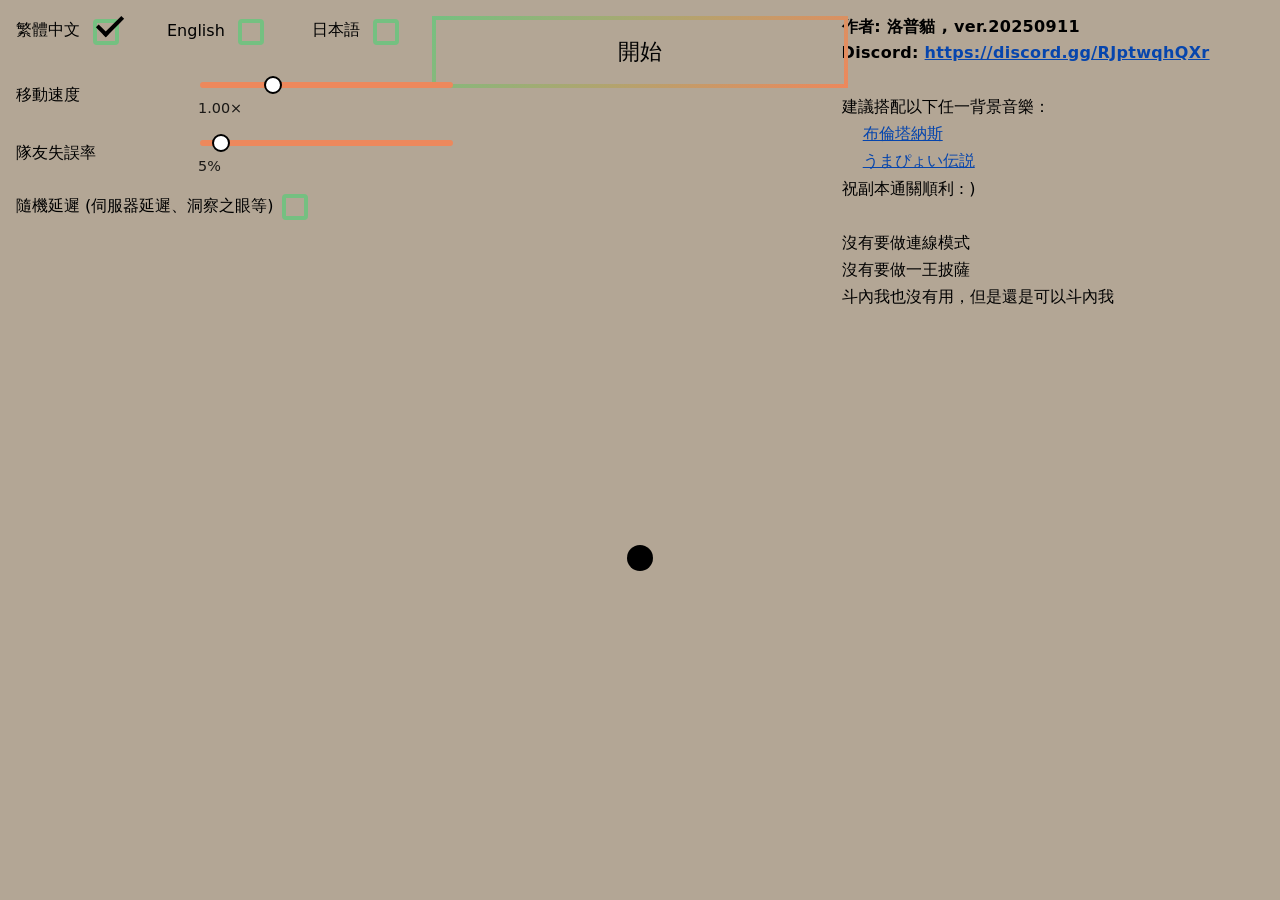
<file: horse0911.html>
<!DOCTYPE html>
<html lang="zh-Hant">
<head>
<meta charset="utf-8" />
<meta name="viewport" content="width=device-width, initial-scale=1" />
<title>馬兒蹦蹦</title>
<style>
  :root{
    --bg:#b3a695;
    --timer-border:#7a0011;   /* 光線主色 */
    --circle:#c2dcf3;
    --circle-edge:#CCFAFB;
    --beam:var(--timer-border);
    --ui-green:#75c081;
    --ui-orange:#ED885C;    
    --text:#000;

    /* 控制邊線寬度（勾選框邊線=4px），光線描邊跟此值走 */
    --ctrl-border: 4px;
    --beam-edge-w: calc(var(--ctrl-border) * 5);
    --beam-edge: #EF3A24; /* 稍亮紅，作為描邊色 */
  }
  html,body{height:100%;margin:0}
  body{
    background:var(--bg);
    color:var(--text);
    font-family:ui-sans-serif,system-ui,-apple-system,"Segoe UI",Roboto,"Noto Sans TC","PingFang TC","Heiti TC","Microsoft JhengHei",Arial,sans-serif;
    user-select:none;overflow:hidden;
  }
  #game{position:relative;width:100vw;height:100vh}

  /* 控制列定位 */
  .ctrlRow{position:absolute;left:16px;width:min(36rem,34vw);z-index:5;}
  #langBox { top:16px; }
  #speedBox{ top:74px; }
  #allyBox { top:132px; }
  #rndBox  { top:190px; }
  #scoreBox{ top:248px; display:none;}

  .ctrlGrid{display:grid;grid-template-columns:10.5rem 1fr;align-items:center;gap:14px;}
  .label{line-height:1.15;white-space:nowrap;}
  .cellR{display:flex;align-items:center;gap:14px;flex-wrap:wrap;}

  /* 語言列：文字在前、方框在後；間距：文字→8px→框→48px→下一組 */
  #langRow{display:flex;align-items:center;flex-wrap:wrap;}
  .langOpt{display:flex;align-items:center;}
  .langText{margin-right:8px;white-space:nowrap;}
  .langInput{margin-right:48px;}
  .langOpt:last-child .langInput{margin-right:0;}

  /* 滑桿 */
  input[type="range"]{-webkit-appearance:none;appearance:none;width:100%;height:18px;background:transparent;cursor:pointer;}
  input[type="range"]::-webkit-slider-runnable-track{height:6px;background:var(--ui-orange);border-radius:6px;}
  input[type="range"]::-moz-range-track{height:6px;background:var(--ui-orange);border-radius:6px;}
  input[type="range"]::-webkit-slider-thumb{-webkit-appearance:none;appearance:none;width:18px;height:18px;border-radius:50%;background:#fff;border:2px solid #000;margin-top:-6px;}
  input[type="range"]::-moz-range-thumb{width:18px;height:18px;border-radius:50%;background:#fff;border:2px solid #000;}

  /* 勾選框/單選框外觀（語言/隨機延遲共用）：藍邊 + 黑色 V */
  .chk{-webkit-appearance:none;appearance:none;width:26px;height:26px;border:var(--ctrl-border) solid var(--ui-green);border-radius:4px;background:transparent;cursor:pointer;position:relative;overflow:visible;}
  .chk:checked::after{content:"";position:absolute;left:6px;top:-13px;width:10px;height:22px;border-right:4px solid #000;border-bottom:4px solid #000;transform:rotate(45deg);}

  /* 隨機延遲：向左 20px，與標題垂直置中 */
  #rndBox .cellR{align-items:center;}
  #rndChk{ transform: translate(80px, 1px); }

  .ctrlRow.disabled{opacity:.45;filter:grayscale(.3);pointer-events:none;}

  /* 中上：計時／結果／Start/Retry/馬（共用槽位） */
  #centerPanel{position:absolute;top:16px;left:50%;transform:translateX(-50%);width:min(26rem,40vw);text-align:center;z-index:4;overflow:visible;}
  #timerTop{display:none;font-size:clamp(12px,1.6vw,18px);margin-bottom:6px;}
  #resultMsg{display:none;font-size:clamp(28px,3.6vw,48px);font-weight:800;line-height:1.1;margin:8px 0;}
  #ctaSlot{position:relative;width:100%;height:min(5rem,8vh);display:flex;align-items:center;justify-content:center;}
  #startBtn{width:100%;height:100%;border:4px solid transparent;border-radius:.6rem;border-image: linear-gradient(135deg,#75c081,#ED885C) 3;background:transparent;font-size:clamp(16px,1.8vw,22px);cursor:pointer;border-radius:.6rem;}
  #startBtn:active{transform:scale(0.98);}
  #horseMark{display:none;width:100%;height:100%;font-size:clamp(56px,1.8vw,62px);color:#000;align-items:center;justify-content:center;}

  /* 右上：三語說明（依語言切換） */
  .helpBox{position:absolute;top:16px;right:16px;width:min(28rem,33vw);z-index:3;font-size:clamp(12px,1.35vw,16px);line-height:1.35;}
  .helpBox h3{margin:0 0 .25em 0;font-size:1em;letter-spacing:.02em;}
  .helpBox p{margin:.35em 0;}
  .helpBox, .helpBox * { -webkit-user-select:text; user-select:text; }
  .helpBox a{color:#0645AD;text-decoration:underline;} .helpBox a:visited{color:#4020a0;}

  /* 藍圓背景 */
  #blueCircle{position:absolute;left:50%;bottom:6vh;transform:translateX(-50%);width:min(64vmin,70vw);height:min(64vmin,70vw);background:var(--circle);border-radius:50%;box-shadow:0 0 0 6px var(--circle-edge) inset;pointer-events:none;display:none;opacity:1;}

  /* 小黑點/失敗 X */
  #dot{position:absolute;width:26px;height:26px;pointer-events:none;z-index:2;}
  #dot .core{position:absolute;inset:0;border-radius:50%;background:#000;}
  #dot.dead .core{display:none;}
  #dot .xbar{position:absolute;left:50%;top:50%;transform-origin:center;background:#000;border-radius:999px;}

  /* 『５０！』 */
  .toast{position:absolute;left:50%;top:50%;transform:translate(-50%,-50%);padding:.4em .8em;background:rgba(255,255,255,.9);border:2px solid #000;border-radius:.5rem;font-size:clamp(22px,3vw,36px);white-space:pre;pointer-events:none;z-index:6;}

  /* 光線層與樣式（加入亮紅描邊） */
  #beamLayer{position:absolute;inset:0;pointer-events:none;z-index:1;}
  .beam{position:absolute;background:var(--beam);opacity:.5;filter:drop-shadow(0 0 10px var(--beam)) drop-shadow(0 0 24px var(--beam));}
  .beam.fadeOut{animation:fadeOut .3s linear forwards;}
  .beam.vert{height:100%} .beam.horz{width:100%}
  .beam.full{left:0;top:0;width:100%;height:100%;opacity:1}
  .beam.fadeOutLong{animation:fadeOut .7s linear forwards;}
  /* 描邊：直向左右兩側 / 橫向上下兩側（跟隨父元素透明度一起淡出） */
  .beam.vert::before, .beam.vert::after,
  .beam.horz::before, .beam.horz::after{
    content:""; position:absolute; background:var(--beam-edge); opacity:.85; pointer-events:none;
  }
  .beam.vert::before{ left:0;   top:0; bottom:0; width:var(--beam-edge-w);}
  .beam.vert::after { right:0;  top:0; bottom:0; width:var(--beam-edge-w);}
  .beam.horz::before{ top:0;    left:0; right:0; height:var(--beam-edge-w);}
  .beam.horz::after { bottom:0; left:0; right:0; height:var(--beam-edge-w);}

  @keyframes fadeOut{from{opacity:1}to{opacity:0}}

  /* 史詩台詞（單行、1.8×） */
  #epicArea{position:fixed;left:50%;transform:translateX(-50%);top:0;width:min(120rem,98vw);text-align:center;pointer-events:none;overflow:visible;z-index:4;}
  .epic{color:#fff;font-weight:800;text-shadow:0 1px 0 #000,1px 0 0 #000,0 -1px 0 #000,-1px 0 0 #000,1px 1px 0 #000,-1px 1px 0 #000,1px -1px 0 #000,-1px -1px 0 #000;-webkit-text-stroke:.8px #000;opacity:0;animation:epicFade 7000ms linear forwards;line-height:1.25;font-size:1.8em;white-space:nowrap;display:inline-block;}
  @keyframes epicFade{0%{opacity:0}14.285%{opacity:1}85.714%{opacity:1}100%{opacity:0}}

  /* 分數/延遲區 —— 延遲永久隱藏，但保留結構 */
  #scoreWrap{display:flex;align-items:center;gap:48px;}
  #delayWrap{display:none !important;align-items:center;gap:32px;} /* 永久隱藏 */
</style>
</head>
<body>
  <div id="game" aria-label="遊戲場景">

    <!-- 語言（radio，外觀沿用方框✓；互斥且防呆） -->
    <div id="langBox" class="ctrlRow">
      <div id="langRow">
        <label class="langOpt">
          <span class="langText">繁體中文</span>
          <input type="radio" name="lang" id="lang-zh" class="chk langInput" checked>
        </label>
        <label class="langOpt">
          <span class="langText">English</span>
          <input type="radio" name="lang" id="lang-en" class="chk langInput">
        </label>
        <label class="langOpt">
          <span class="langText">日本語</span>
          <input type="radio" name="lang" id="lang-ja" class="chk langInput">
        </label>
      </div>
    </div>

    <!-- 移動速度 -->
    <div id="speedBox" class="ctrlRow">
      <div class="ctrlGrid">
        <div class="label" id="lblSpeed">移動速度</div>
        <div class="cellR">
          <div style="width:100%">
            <input id="speedRange" type="range" min="0.25" max="3" step="0.01" value="1" />
            <div id="speedVal" style="font-size:.9em;opacity:.85;margin-top:2px;">1.00×</div>
          </div>
        </div>
      </div>
    </div>

    <!-- 隊友失誤率 -->
    <div id="allyBox" class="ctrlRow">
      <div class="ctrlGrid">
        <div class="label" id="lblAlly">隊友失誤率</div>
        <div class="cellR">
          <div style="width:100%">
            <input id="allyRange" type="range" min="0" max="100" step="1" value="5" />
            <div id="allyVal" style="font-size:.9em;opacity:.85;margin-top:2px;">5%</div>
          </div>
        </div>
      </div>
    </div>

    <!-- 隨機延遲 -->
    <div id="rndBox" class="ctrlRow">
      <div class="ctrlGrid">
        <div class="label" id="lblRnd">隨機延遲 (伺服器延遲、洞察之眼等)</div>
        <div class="cellR">
          <input type="checkbox" id="rndChk" class="chk" />
        </div>
      </div>
    </div>

    <!-- 分數（延遲時間保留結構但永久隱藏） -->
    <div id="scoreBox" class="ctrlRow">
      <div class="ctrlGrid">
        <div class="label" id="lblScore">得分</div>
        <div class="cellR" id="scoreWrap">
          <div id="scoreNum">0</div>
          <div id="delayWrap">
            <div class="label" id="lblDelay">總延遲時間</div>
            <div id="delayVal">0.00 s</div>
          </div>
        </div>
      </div>
    </div>

    <!-- 右上：三語說明（依語言自動切換顯示） -->
    <aside id="helpBox-zh" class="helpBox">
      <h3>作者: 洛普貓 , ver.20250911 </h3>
      <h3>Discord:
        <a href="https://discord.gg/RJptwqhQXr" target="_blank" rel="noopener noreferrer">https://discord.gg/RJptwqhQXr</a>
      </h3>
      <p>　</p>      
      <p>建議搭配以下任一背景音樂：</p>
      <p>　
        <a href="https://www.youtube.com/watch?v=VOItxiscm5M" target="_blank" rel="noopener noreferrer">布倫塔納斯</a>
      </p>
      <p>　
        <a href="https://www.youtube.com/watch?v=jIxarCsmxZ8" target="_blank" rel="noopener noreferrer">うまぴょい伝説</a>
      </p>
      <p>祝副本通關順利 : )</p> 
      <p>　</p>  
      <p>沒有要做連線模式</p>   
      <p>沒有要做一王披薩</p>  
      <p>斗內我也沒有用，但是還是可以斗內我</p>              
    </aside>

    <aside id="helpBox-en" class="helpBox" style="display:none">
      <h3>Author: ropkcat , ver.20250911</h3>
      <h3>Discord:
        <a href="https://discord.gg/RJptwqhQXr" target="_blank" rel="noopener noreferrer">https://discord.gg/RJptwqhQXr</a>
      </h3>
      <p>Discord welcome EN players!</p>
      <p>　</p>      
      <p>Recommand BGM: </p>
      <p>　
        <a href="https://www.youtube.com/watch?v=VOItxiscm5M" target="_blank" rel="noopener noreferrer">Bri Leith Gate 2</a>
      </p>
      <p>　
        <a href="https://www.youtube.com/watch?v=jIxarCsmxZ8" target="_blank" rel="noopener noreferrer">うまぴょい伝説</a>
      </p>
      <p>Good luck on your phase : )</p> 
    </aside>

    <aside id="helpBox-ja" class="helpBox" style="display:none">
      <h3>作者: ロプ猫 , ver.20250911</h3>
      <h3>Discord:
        <a href="https://discord.gg/RJptwqhQXr" target="_blank" rel="noopener noreferrer">https://discord.gg/RJptwqhQXr</a>
      </h3>
      <p>サーバーは日本語を話すプレイヤーを歓迎します！</p>
      <p>　</p>      
      <p>おすすめのBGM：</p>
      <p>　
        <a href="https://www.youtube.com/watch?v=VOItxiscm5M" target="_blank" rel="noopener noreferrer">ブリーレフ Boss 2</a>
      </p>
      <p>　
        <a href="https://www.youtube.com/watch?v=jIxarCsmxZ8" target="_blank" rel="noopener noreferrer">うまぴょい伝説</a>
      </p>
      <p>ミッションは成功するだろう : )</p> 
    </aside>

    <!-- 中上：計時／結果／Start/Retry/馬（共用槽位） -->
    <div id="centerPanel">
      <div id="timerTop"></div>
      <div id="resultMsg"></div>
      <div id="ctaSlot">
        <div id="horseMark">馬</div>
        <button id="startBtn" type="button">開始</button>
      </div>
      <div id="epicArea"></div>
    </div>

    <div id="blueCircle" aria-hidden="true"></div>
    <div id="beamLayer" aria-hidden="true"></div>

    <div id="dot" role="img" aria-label="可移動的小黑點"><div class="core"></div></div>
  </div>

<script>
(()=>{
  /* ========= 參考你最後一版的遊戲邏輯，補強穩定性 ========= */

  const game = document.getElementById('game');
  const startBtn = document.getElementById('startBtn');
  const resultMsg = document.getElementById('resultMsg');
  const timerTop = document.getElementById('timerTop');
  const dot = document.getElementById('dot');
  const core = dot.querySelector('.core');
  const circle = document.getElementById('blueCircle');
  const beamLayer = document.getElementById('beamLayer');

  const langBox  = document.getElementById('langBox');
  const speedBox = document.getElementById('speedBox');
  const allyBox  = document.getElementById('allyBox');
  const rndBox   = document.getElementById('rndBox');

  const lblSpeed = document.getElementById('lblSpeed');
  const lblAlly  = document.getElementById('lblAlly');
  const lblRnd   = document.getElementById('lblRnd');

  const scoreBox   = document.getElementById('scoreBox');
  const lblScore   = document.getElementById('lblScore');
  const lblDelay   = document.getElementById('lblDelay');
  const scoreNum   = document.getElementById('scoreNum');
  const delayVal   = document.getElementById('delayVal');

  const centerPanel = document.getElementById('centerPanel');
  const ctaSlot = document.getElementById('ctaSlot');
  const horseMark = document.getElementById('horseMark');
  const epicArea = document.getElementById('epicArea');

  const speedRange = document.getElementById('speedRange');
  const speedVal   = document.getElementById('speedVal');
  const allyRange  = document.getElementById('allyRange');
  const allyVal    = document.getElementById('allyVal');
  const rndChk     = document.getElementById('rndChk');

  const cbZH = document.getElementById('lang-zh');
  const cbEN = document.getElementById('lang-en');
  const cbJA = document.getElementById('lang-ja');

  const helpBoxes = {
    zh: document.getElementById('helpBox-zh'),
    en: document.getElementById('helpBox-en'),
    ja: document.getElementById('helpBox-ja'),
  };

  /* ---- 文案（多語） ---- */
  const I18N = {
    zh: {
      speed: '移動速度',
      ally:  '隊友失誤率',
      rnd:   '隨機延遲 (伺服器延遲、洞察之眼等)',
      start: '開始',
      retry: '再來一局',
      horse: '馬',
      success:'你好棒！',
      fail:'沒辦法...',
      scoreLabel: '得分',
      delayLabel: '總延遲時間',
      epicEnter: '充滿共鳴的能量,讓人感受到甦醒的帷帳氣息.',
      epicSuccess: '礦物碎片中釋放的能量共鳴越來越強烈. 帷帳之力似乎逐漸甦醒.',
    },
    en: {
      speed: 'Move Speed',
      ally:  'Teammate Fail Rate',
      rnd:   'Server Random Delay',
      start: 'Start',
      retry: 'Retry',
      horse: 'Horse',
      success:'Congratulations !',
      fail:'You failed...',
      scoreLabel: 'Score',
      delayLabel: 'Total Delay Time',
      epicEnter: 'The awakened sanctuary seems to hum, filled with resonant energy.',
      epicSuccess: 'The fragments begin to resonate more strongly as the sanctuary\'s power awakens.',
    },
    ja: {
      speed: 'いどうそくど',
      ally:  'パートナーエラー率',
      rnd:   'ランダムなサーバー遅延',
      start: '始める',
      retry: 'やりなおし',
      horse: 'うま',
      success:'おめでとう！',
      fail:'ざんねん...',
      scoreLabel: 'とくてん',
      delayLabel: 'そうちえんじかん',
      epicEnter: '共鳴するエネルギーに満たされ、目覚めのベールの息吹を感じます。',
      epicSuccess: '破片から放出されるエネルギーはますます強くなり、ベールの力は徐々に覚醒していった。',
    }
  };

  function getLang(){
    if (cbEN.checked) return 'en';
    if (cbJA.checked) return 'ja';
    if (cbZH.checked) return 'zh';
    cbZH.checked = true; return 'zh';
  }
  function applyLanguage(){
    const L = I18N[getLang()];
    lblSpeed.textContent = L.speed;
    lblAlly.textContent  = L.ally;
    lblRnd.textContent   = L.rnd;
    lblScore.textContent = L.scoreLabel;
    lblDelay.textContent = L.delayLabel;
    horseMark.textContent = L.horse;

    if (startBtn.style.display!=='none'){
      startBtn.textContent = (startBtn.dataset.mode==='retry') ? L.retry : L.start;
    }
    if (resultMsg.style.display!=='none'){
      const cur = resultMsg.dataset.type;
      resultMsg.textContent = (cur==='success') ? L.success : L.fail;
    }
    updateHelpVisibility();
  }

  /* 防呆：語言採 radio，仍再加程式保證互斥 */
  document.getElementById('langRow').addEventListener('change', ()=>{
    const chosen = document.querySelector('input[name="lang"]:checked') || cbZH;
    [cbZH,cbEN,cbJA].forEach(cb=>{ cb.checked = (cb===chosen); });
    applyLanguage();
  });

  function updateHelpVisibility(){
    const showStart = (startBtn.style.display!=='none' && startBtn.dataset.mode!=='retry');
    const L = getLang();
    Object.entries(helpBoxes).forEach(([k,el])=>{
      el.style.display = (showStart && k===L) ? 'block' : 'none';
    });
  }
  function updateHorseMark(){
    const circleVisible = (window.getComputedStyle(circle).display !== 'none' && circle.style.opacity !== '0');
    const btnVisible    = (window.getComputedStyle(startBtn).display !== 'none');
    horseMark.style.display = (circleVisible && !btnVisible) ? 'flex' : 'none';
  }

  /* ===== 遊戲狀態 ===== */
  let allowFail = false;
  let dispTime = 0, dispFrozen = false;    // 顯示計時（上限 15s）
  const DISP_MAX = 15;

  let delayAcc = 0;                  // 總延遲時間：保留計算，但不顯示
  let rndEnabledAtStart = false;
  let firstEnterShown = false;

  const EXPAND_VIS = 1.25;          // 光線顯示寬放大
  const BASE_THICK_RATIO = 0.40;    // 光線「基礎厚度」 = 藍圈直徑 * 0.40
  const DETECT_EXPAND = 0.03;       // 額外 3% 判定

  const BEAM_STOP_AT = 15000;       // 15s 停止出光
  const CIRCLE_FADE_MS = 1000;

  let controlUnlockAt = 0, showCircle = false, beamsActive = false, beamStartedAt = 0;
  let beamTimeout = 0, allyTimeout = 0, fiftyTimeout = 0, circleTimeout = 0;
  let fifteenTimer = 0, fullscreenTimer = 0, fullscreenDone = false, rndInterval = 0;
  let accTime = 0, success = false, failed = false, lastBeamVertical = Math.random() < 0.5;

  const speedBase = 285; let speedFactor = parseFloat(speedRange.value); let speedCurrent = speedBase * speedFactor;
  function updateSpeedUI(){ speedFactor = parseFloat(speedRange.value); speedCurrent = speedBase * speedFactor; speedVal.textContent = speedFactor.toFixed(2) + '×'; }
  updateSpeedUI(); speedRange.addEventListener('input', updateSpeedUI);

  let allyRate = parseInt(allyRange.value, 10);
  function updateAllyUI(){ allyRate = parseInt(allyRange.value, 10); allyVal.textContent = `${allyRate}%`; }
  updateAllyUI(); allyRange.addEventListener('input', updateAllyUI);

  /* 幾何：藍圈中心、網格 */
  function computeCircleCenter(){
    const vw = window.innerWidth, vh = window.innerHeight;
    const vmin = Math.min(vw, vh);
    const diameter = Math.min(0.64 * vmin, 0.70 * vw);
    const r = diameter / 2;
    const g = game.getBoundingClientRect();
    const cx = g.left + g.width / 2;
    const cy = g.top + g.height - (0.06 * vh) - r;
    return {cx: cx - g.left, cy: cy - g.top, r};
  }
  function gridFromCircle(){
    const g = game.getBoundingClientRect();
    const c = circle.getBoundingClientRect();
    const dia = c.width;
    const cx = (c.left - g.left) + c.width/2;
    const cy = (c.top  - g.top ) + c.height/2;
    const hy = cy - 0.125 * dia;                 // 橫向基準中心（上移 12.5% 直徑）
    const T  = dia * BASE_THICK_RATIO;           // 基礎厚度
    const S  = T;                                // 三條中心間距 = 基礎厚度

    // 固定三條
    const centersX3 = [cx - S, cx, cx + S];
    const centersY3 = [hy - S, hy, hy + S];
    // 追蹤延展（直 13 條 / 橫 9 條）
    const centersX13 = []; for (let k=-6;k<=6;k++) centersX13.push(cx + k*S);
    const centersY9  = []; for (let k=-4;k<=4;k++) centersY9.push(hy + k*S);

    return {g,c, dia, cx, cy, hy, T, centersX3, centersY3, centersX13, centersY9};
  }
  function nearestIndex(val, centers){ let best=0, bd=Infinity; for(let i=0;i<centers.length;i++){ const d=Math.abs(val-centers[i]); if(d<bd){bd=d;best=i;} } return best; }

  /* 小黑點 */
  const radius = 13; let x=0,y=0,tx=0,ty=0;
  const keys = {up:false,down:false,left:false,right:false};
  function renderDot(){ dot.style.transform = `translate(${x - radius}px, ${y - radius}px)`; }
  function removeXBars(){ dot.querySelectorAll('.xbar').forEach(n=>n.remove()); }
  function setDotNormal(){ dot.classList.remove('dead'); removeXBars(); core.style.display='block'; renderDot(); }
  function setDotFailed(){ dot.classList.add('dead'); core.style.display='none'; removeXBars(); const t=radius/2; const mk=r=>{ const b=document.createElement('div'); b.className='xbar'; b.style.width=`${t}px`; b.style.height=`${radius*2}px`; b.style.left='50%'; b.style.top='50%'; b.style.transform=`translate(-50%,-50%) rotate(${r}deg)`; dot.appendChild(b); }; mk(45); mk(-45); renderDot(); }
  function placeDotAtCircleCenter(){ const c=computeCircleCenter(); x=tx=c.cx; y=ty=c.cy; renderDot(); }
  placeDotAtCircleCenter();

  /* 工具 */
  const randInt=(a,b)=>Math.floor(Math.random()*(b-a+1))+a;
  function setTimerText(t){ timerTop.textContent = t || ""; }
  function isDotInsideCircle(){ if(!showCircle) return false; const g=game.getBoundingClientRect(), c=circle.getBoundingClientRect(); const cx=(c.left-g.left)+c.width/2, cy=(c.top-g.top)+c.height/2, r=c.width/2; const dx=x-cx, dy=y-cy; return (dx*dx+dy*dy)<=r*r; }
  function circleRectIntersect(cx,cy,cr, rx,ry,rw,rh){ const nx=Math.max(rx,Math.min(cx,rx+rw)), ny=Math.max(ry,Math.min(cy,ry+rh)); const dx=cx-nx, dy=cy-ny; return (dx*dx+dy*dy)<=cr*cr; }

  /* 光線矩形（顯示 vs 判定） */
  function rectsForBeam(vert, idx, useExtended=false){
    const {g, T, centersX3, centersY3, centersX13, centersY9} = gridFromCircle();
    const centersX = useExtended ? centersX13 : centersX3;
    const centersY = useExtended ? centersY9  : centersY3;

    if(vert){
      const centerX = centersX[idx];
      const Wv = T * EXPAND_VIS; // 顯示寬
      return { vis:{rx:centerX - Wv/2, ry:0, rw:Wv, rh:g.height}, det:{rx:centerX - T/2, ry:0, rw:T, rh:g.height}, v:true };
    }else{
      const centerY = centersY[idx];
      const Hv = T * EXPAND_VIS;
      return { vis:{rx:0, ry:centerY - Hv/2, rw:g.width, rh:Hv}, det:{rx:0, ry:centerY - T/2, rw:g.width, rh:T}, v:false };
    }
  }
  function fixedSixBeams(){
    const out=[]; 
    for(let i=0;i<3;i++){ out.push(rectsForBeam(true,i,false));  }
    for(let i=0;i<3;i++){ out.push(rectsForBeam(false,i,false)); }
    return out;
  }

  function showResultMsg(t,type){ resultMsg.style.display='block'; resultMsg.textContent=t; resultMsg.dataset.type=type; }
  function clearResultMsg(){ resultMsg.style.display='none'; resultMsg.textContent=''; resultMsg.dataset.type=''; }

  function showEpicLine(text){ epicArea.innerHTML=""; const p=document.createElement('div'); p.className='epic'; p.textContent=text; epicArea.appendChild(p); positionEpicArea(); }
  function positionEpicArea(){ const r=ctaSlot.getBoundingClientRect(); epicArea.style.top=(r.bottom+8)+'px'; }
  window.addEventListener('resize', ()=>{ if(epicArea.childElementCount) positionEpicArea(); });

  function onSuccess(){
    if(success||failed) return;
    success=true;
    const L = I18N[getLang()];
    showResultMsg(L.success,'success');
    startBtn.dataset.mode='retry';
    startBtn.textContent=L.retry;
    startBtn.style.display='block';
    updateHelpVisibility(); updateHorseMark();
    showEpicLine(L.epicSuccess);
  }
  function onFail(){
    if(failed) return;
    failed=true;
    dispFrozen = true; // 顯示計時停止（影響分數）
    const L = I18N[getLang()];
    showResultMsg(L.fail,'fail');
    setDotFailed(); tx=x; ty=y;
    startBtn.dataset.mode='retry';
    startBtn.textContent=L.retry;
    startBtn.style.display='block';
    updateHelpVisibility(); updateHorseMark();
  }

  function lockControls(lock){
    [langBox,speedBox,allyBox,rndBox].forEach(el=>el.classList.toggle('disabled',lock));
    speedRange.disabled=lock; allyRange.disabled=lock; rndChk.disabled=lock;
    [cbZH,cbEN,cbJA].forEach(cb=>cb.disabled=lock);
  }

  function cancelMovement(){ const k=keys; k.up=k.down=k.left=k.right=false; tx=x; ty=y; }
  function enterRandomLock(ms){ const now=performance.now(); const capAt=now+750; const target=now+ms; controlUnlockAt=Math.min(Math.max(controlUnlockAt,target),capAt); cancelMovement(); }

  function fullReset(lockMove=false){
    [beamTimeout,allyTimeout,fiftyTimeout,circleTimeout,fifteenTimer,fullscreenTimer].forEach(t=>clearTimeout(t));
    beamTimeout=allyTimeout=fiftyTimeout=circleTimeout=fifteenTimer=fullscreenTimer=0;
    if(rndInterval){ clearInterval(rndInterval); rndInterval=0; window._rndInterval=null; }
    showCircle=false; beamsActive=false; beamStartedAt=0; fullscreenDone=false; allowFail=false;
    accTime=0; success=false; failed=false; lastBeamVertical=Math.random()<0.5;
    dispTime=0; dispFrozen=false; delayAcc=0; rndEnabledAtStart=false; firstEnterShown=false;

    /* Retry 立刻歸零並隱藏分數（修正二次開始殘留） */
    scoreNum.textContent = '0';
    scoreBox.style.display='none';

    setTimerText(""); timerTop.style.display='none'; clearResultMsg();
    circle.style.display='none'; circle.style.opacity=1;
    startBtn.dataset.mode='start';
    startBtn.textContent=I18N[getLang()].start;
    startBtn.style.display='block';
    [...beamLayer.querySelectorAll('.beam')].forEach(n=>n.remove());
    setDotNormal(); placeDotAtCircleCenter(); lockControls(false);
    controlUnlockAt = lockMove ? performance.now()+300 : 0; if(lockMove) cancelMovement();
    updateHelpVisibility(); updateHorseMark(); epicArea.innerHTML="";
  }

  function showFiftyToast(){ const r=ctaSlot.getBoundingClientRect(); const el=document.createElement('div'); el.className='toast'; el.textContent=' ５０！'; el.style.left=(r.left+r.width/2)+'px'; el.style.top=(r.top+r.height/2)+'px'; el.style.transform='translate(-50%,-50%)'; document.body.appendChild(el); setTimeout(()=>el.remove(),1000); }
  function freezeDisplayTimer(){ if(!dispFrozen) dispFrozen=true; }

  /* ====== 光線產生 ====== */
  function spawnBeam(){
    if(!beamsActive||fullscreenDone) return;
    const G = gridFromCircle();
    const after10 = ((performance.now()-beamStartedAt)/1000) >= 10;
    const v = after10 ? !lastBeamVertical : (Math.random()<0.5);
    const idx = v ? nearestIndex(x, G.centersX13) : nearestIndex(y, G.centersY9);
    const {vis, det} = rectsForBeam(v, idx, true);

    const el=document.createElement('div'); el.className='beam '+(v?'vert':'horz');
    if(v){ el.style.left=vis.rx+'px'; el.style.width=vis.rw+'px'; } else { el.style.top=vis.ry+'px'; el.style.height=vis.rh+'px'; }
    beamLayer.appendChild(el);

    setTimeout(()=>{
      el.style.opacity='1';
      if(allowFail){
        let rx2=det.rx, ry2=det.ry, rw2=det.rw, rh2=det.rh;
        if(v){ const ex=rw2*DETECT_EXPAND; rx2-=ex/2; rw2+=ex; } else { const ey=rh2*DETECT_EXPAND; ry2-=ey/2; rh2+=ey; }
        const hit=circleRectIntersect(x,y,radius,rx2,ry2,rw2,rh2);
        const inside=isDotInsideCircle();
        if(hit){ freezeDisplayTimer(); if(accTime<7.5 || !inside) onFail(); }
      }
      el.classList.add('fadeOut');
    },1000);
    setTimeout(()=>el.remove(),1300);

    lastBeamVertical=v;
    scheduleNextBeam();
  }

  function spawnAllyBeam(){
    if(!beamsActive||fullscreenDone) return;
    if(performance.now()-beamStartedAt>=10000) return;

    const roll=Math.floor(Math.random()*100);
    if(roll>=parseInt(allyRange.value,10)){ scheduleNextAllyBeam(); return; }

    const pick= fixedSixBeams()[Math.floor(Math.random()*6)];
    const {vis, det, v} = pick;

    const el=document.createElement('div'); el.className='beam '+(v?'vert':'horz');
    if(v){ el.style.left=vis.rx+'px'; el.style.width=vis.rw+'px'; } else { el.style.top=vis.ry+'px'; el.style.height=vis.rh+'px'; }
    beamLayer.appendChild(el);

    setTimeout(()=>{
      el.style.opacity='1';
      if(allowFail){
        let rx2=det.rx, ry2=det.ry, rw2=det.rw, rh2=det.rh;
        if(v){ const ex=rw2*DETECT_EXPAND; rx2-=ex/2; rw2+=ex; } else { const ey=rh2*DETECT_EXPAND; ry2-=ey/2; rh2+=ey; }
        const hit=circleRectIntersect(x,y,radius,rx2,ry2,rw2,rh2);
        const inside=isDotInsideCircle();
        if(hit){ freezeDisplayTimer(); if(accTime<7.5 || !inside) onFail(); }
      }
      el.classList.add('fadeOut');
    },1000);
    setTimeout(()=>el.remove(),1300);
    scheduleNextAllyBeam();
  }

  function nextDelayByElapsed(){
    const e=(performance.now()-beamStartedAt);
    if(e<5000)  return Math.floor(Math.random()*(2000-1000+1))+1000;
    if(e<10000) return Math.floor(Math.random()*(1000-500+1))+500;
    return 500;
  }
  function scheduleNextBeam(){ if(!beamsActive||fullscreenDone) return; clearTimeout(beamTimeout); beamTimeout=setTimeout(spawnBeam,nextDelayByElapsed()); }
  function scheduleNextAllyBeam(){ if(!beamsActive||fullscreenDone) return; if(performance.now()-beamStartedAt>=10000) return; clearTimeout(allyTimeout); allyTimeout=setTimeout(spawnAllyBeam,nextDelayByElapsed()); }

  function spawnFullscreenJudge(){
    if(fullscreenDone) return; fullscreenDone=true;
    const g=game.getBoundingClientRect(); const el=document.createElement('div'); el.className='beam full fadeOutLong'; beamLayer.appendChild(el);
    if(allowFail){
      const rx2=-g.width*0.03/2, ry2=-g.height*0.03/2, rw2=g.width*(1+0.03), rh2=g.height*(1+0.03);
      const hit=circleRectIntersect(x,y,radius,rx2,ry2,rw2,rh2), inside=isDotInsideCircle();
      if(hit){ freezeDisplayTimer(); if(accTime<7.5 || !inside) onFail(); }
    }
    setTimeout(()=>el.remove(),700);
    setTimeout(()=>{ 
      if(circle.style.display!=='none'){ 
        circle.style.transition=`opacity ${1000}ms linear`; circle.style.opacity=0;
        setTimeout(()=>{ circle.style.display='none'; showCircle=false; circle.style.transition=''; circle.style.opacity=1; updateHorseMark(); }, 1000);
      }
    },5000);
  }

  /* ===== 主迴圈：移動、計時、分數 ===== */
  let lastFrame=0;
  function loop(now){
    if(!lastFrame) lastFrame=now;
    const dt=(now-lastFrame)/1000; lastFrame=now;

    // 累計「總延遲時間」（隱藏顯示，但持續計算）
    if (!dispFrozen && rndEnabledAtStart && performance.now() < controlUnlockAt) { delayAcc += dt; }

    // 移動
    let kx=0,ky=0; if(keys.up)ky-=1; if(keys.down)ky+=1; if(keys.left)kx-=1; if(keys.right)kx+=1;
    if(!failed && performance.now()>=controlUnlockAt){
      if(kx||ky){
        const len=Math.hypot(kx,ky)||1, vx=(kx/len)*speedCurrent, vy=(ky/len)*speedCurrent;
        const g=game.getBoundingClientRect();
        x=Math.min(Math.max(x+vx*dt,radius),g.width-radius);
        y=Math.min(Math.max(y+vy*dt,radius),g.height-radius);
        tx=x; ty=y; renderDot();
      }else{
        const dx=tx-x, dy=ty-y, dist=Math.hypot(dx,dy);
        if(dist>0.5){ const step=Math.min(dist,speedCurrent*dt); x+=dx/dist*step; y+=dy/dist*step; renderDot(); }
      }
    }

    // 第一次進圈彈字幕
    if (showCircle && !firstEnterShown && isDotInsideCircle()){
      firstEnterShown = true;
      const L = I18N[getLang()];
      showEpicLine(L.epicEnter);
    }

    // 成功判定（7.5s）、顯示計時上限 15s
    if(showCircle && !success && !failed && isDotInsideCircle()){
      accTime += dt;
      if(accTime>=7.5){ onSuccess(); }
    }
    if (showCircle && !failed && !dispFrozen && isDotInsideCircle()){
      dispTime = Math.min(DISP_MAX, dispTime + dt);
    }

    // 顯示：計時與分數
    if (showCircle && !failed){
      timerTop.style.display='block';
      timerTop.textContent = dispTime.toFixed(2)+" s";

      const Tt = dispTime, s = parseFloat(speedRange.value), a = parseInt(allyRange.value,10), rndPow = rndEnabledAtStart ? 1 : 0;
      const raw = Math.pow(Math.max(Tt-3,0),1.05)*Math.pow(1/s,1.05)*Math.pow(1+0.2*a,1.01)*Math.pow(1.1,rndPow);
      const score = Math.ceil(isFinite(raw)?raw:0);
      scoreNum.textContent = String(score);

      delayVal.textContent = `${delayAcc.toFixed(2)} s`; // 計算保留，UI 永久隱藏
    }

    requestAnimationFrame(loop);
  }

  /* 點擊移動（避免點到控制列與說明） */
  function onClickMove(ev){
    const now=performance.now(); if(failed || now<controlUnlockAt) return;
    if(ev.target.closest('.ctrlRow')) return;
    if(ev.target.closest('.helpBox')) return;
    if(ev.target.closest('#centerPanel')) return;
    const g=game.getBoundingClientRect(); tx=ev.clientX-g.left; ty=ev.clientY-g.top;
  }
  ['pointerdown','mousedown','mouseup','click','touchstart'].forEach(evt=>{
    langBox.addEventListener(evt, e=>e.stopPropagation());
    speedBox.addEventListener(evt, e=>e.stopPropagation());
    allyBox .addEventListener(evt, e=>e.stopPropagation());
    rndBox  .addEventListener(evt, e=>e.stopPropagation());
    document.querySelectorAll('.helpBox').forEach(h=>h.addEventListener(evt, e=>e.stopPropagation()));
    centerPanel.addEventListener(evt, e=>e.stopPropagation());
  });

  function onKey(e,down){
    const code=e.code;
    if(["ArrowUp","ArrowDown","ArrowLeft","ArrowRight","KeyW","KeyA","KeyS","KeyD"].includes(code)) e.preventDefault();
    if(failed || performance.now()<controlUnlockAt) return;
    if(code==='ArrowUp'||code==='KeyW') keys.up=down;
    if(code==='ArrowDown'||code==='KeyS') keys.down=down;
    if(code==='ArrowLeft'||code==='KeyA') keys.left=down;
    if(code==='ArrowRight'||code==='KeyD') keys.right=down;
  }
  window.addEventListener('keydown',e=>onKey(e,true));
  window.addEventListener('keyup',e=>onKey(e,false));

  /* Start / Retry */
  function onStartClick(){
    const L = I18N[getLang()];
    if(startBtn.dataset.mode==='retry'){ fullReset(true); return; }

    const now=performance.now(); controlUnlockAt=now+300;
    cancelMovement();
    startBtn.style.display='none'; resultMsg.style.display='none';
    allowFail = false;
    updateHelpVisibility(); updateHorseMark();

    /* 新一局：顯示分數區並從 0 開始 */
    scoreNum.textContent = '0';
    scoreBox.style.display='block';

    rndEnabledAtStart = !!rndChk.checked;

    [langBox,speedBox,allyBox,rndBox].forEach(el=>el.classList.add('disabled'));
    speedRange.disabled=true; allyRange.disabled=true; rndChk.disabled=true; [cbZH,cbEN,cbJA].forEach(cb=>cb.disabled=true);

    // 隨機延遲：每 0.25s、5% 觸發、鎖 0.5s（堆疊上限 0.75s）
    if (rndEnabledAtStart && !window._rndInterval){
      window._rndInterval=setInterval(()=>{ if(Math.random()<0.05){ enterRandomLock(500); } },250);
      rndInterval=window._rndInterval;
    }

    const rand=(a,b)=>Math.floor(Math.random()*(b-a+1))+a;
    setTimeout(()=>{
      showFiftyToast(); // 以 ctaSlot 為錨點
      setTimeout(()=>{
        circle.style.display='block'; circle.style.opacity=1; showCircle=true;
        allowFail = true; // 藍圈出現才允許 Fail
        timerTop.style.display='block'; timerTop.textContent=(dispTime.toFixed(2)+" s");
        beamsActive=true; beamStartedAt=performance.now();
        updateHelpVisibility(); updateHorseMark();

        // 15s 停掉光線，並「凍結顯示用計時」
        fifteenTimer=setTimeout(()=>{
          if(fullscreenDone) return;
          clearTimeout(beamTimeout); clearTimeout(allyTimeout);
          beamsActive=false;
          if (!dispFrozen) dispFrozen = true;
          fullscreenTimer=setTimeout(spawnFullscreenJudge, 2000);
        }, BEAM_STOP_AT);

        // 光線時序（0~5s：1~2s；5~10s：0.5~1s；10s+：0.5s 並直橫交替）
        (function scheduleNextBeam(){ clearTimeout(beamTimeout); beamTimeout=setTimeout(spawnBeam, (()=>{
          const e=(performance.now()-beamStartedAt);
          if(e<5000) return rand(1000,2000);
          if(e<10000) return rand(500,1000);
          return 500;
        })()); })();

        (function scheduleNextAlly(){ if(performance.now()-beamStartedAt>=10000) return; clearTimeout(allyTimeout); allyTimeout=setTimeout(function(){ spawnAllyBeam(); scheduleNextAlly(); }, (()=>{
          const e=(performance.now()-beamStartedAt);
          if(e<5000) return rand(1000,2000);
          if(e<10000) return rand(500,1000);
          return 500;
        })()); })();

      }, rand(1000,3000));
    }, rand(1000,5000));
  }

  /* 事件與初始化 */
  game.addEventListener('click', onClickMove);
  startBtn.addEventListener('click', onStartClick);
  window.addEventListener('resize', placeDotAtCircleCenter);

  (function init(){
    startBtn.dataset.mode='start';
    applyLanguage();
    updateHelpVisibility();
    updateHorseMark();
    requestAnimationFrame(loop);
  })();
})();
</script>
</body>
</html>
</file>
<file: poe/style.css>
html, body { margin: 0; height: 100%; background: #08090c; color: #ccc; font: 14px/1.4 Verdana, Geneva, sans-serif; overflow: hidden; }

header { position: fixed; top: 0; left: 0; right: 0; min-height: 36px; box-sizing: border-box; display: flex; flex-wrap: wrap; align-items: center; gap: 4px 16px; padding: 4px 12px; background: #111; border-bottom: 1px solid #2a2a2a; z-index: 2; }
header nav a { color: #9a8a6a; text-decoration: none; margin-right: 12px; }
header nav a.on, header nav a:hover { color: #e8d8a8; }
header .search { display: flex; align-items: center; gap: 6px; }
#q { width: 220px; height: 24px; box-sizing: border-box; padding: 0 6px; background: #0b0b0b; color: #ddd; border: 1px solid #3a3a3a; font: inherit; }
#q:focus { outline: none; border-color: #6b5a3c; }
#hits { color: #888; font-size: 12px; min-width: 60px; }
header .zoom { margin-left: auto; display: flex; align-items: center; gap: 4px; }
header button { background: #1d1d1d; color: #ccc; border: 1px solid #3a3a3a; min-width: 28px; height: 24px; cursor: pointer; font: inherit; }
header button:hover { background: #2a2a2a; }
header button.on { border-color: #6b5a3c; color: #e8d8a8; }
#toggle { margin-left: 8px; padding: 0 8px; }
#bg { padding: 0 8px; }
#pct { width: 48px; text-align: center; color: #888; }

canvas { position: fixed; top: 36px; left: 0; display: block; cursor: grab; }
canvas.drag { cursor: grabbing; }

#panel { position: fixed; top: 36px; right: 0; bottom: 0; width: 340px; box-sizing: border-box; padding: 10px 12px 16px; overflow-y: auto; background: rgba(14,14,14,.96); border-left: 1px solid #2a2a2a; z-index: 1; font-size: 13px; }
#panel.hidden { display: none; }
#panel .ph { display: flex; align-items: center; justify-content: space-between; margin-bottom: 6px; }
#count { color: #e8d8a8; }
#count.full { color: #e07050; }
#panel button { background: #1d1d1d; color: #ccc; border: 1px solid #3a3a3a; height: 22px; cursor: pointer; font: inherit; }
#panel button:hover { background: #2a2a2a; }
#panel h3 { margin: 14px 0 4px; font-size: 12px; font-weight: normal; color: #9a8a6a; text-transform: uppercase; letter-spacing: .05em; border-bottom: 1px solid #2a2a2a; padding-bottom: 2px; }
#panel ul { list-style: none; margin: 0; padding: 0; }
#empty { color: #777; margin: 4px 0; }
#notice { color: #e07050; margin: 4px 0 8px; }
#effects li { color: #8888ff; white-space: pre-line; padding: 3px 0; border-bottom: 1px solid #1c1c1c; }
#effects li .n { color: #777; font-size: 11px; margin-left: 4px; }
#picked li { display: flex; flex-wrap: wrap; align-items: center; gap: 2px 6px; padding: 1px 0; }
#picked li select { flex-basis: 100%; margin: 0 0 4px 10px; max-width: calc(100% - 10px); background: #0b0b0b; color: #8888ff; border: 1px solid #3a3a3a; font: inherit; font-size: 12px; }
#picked li span { flex: 1; cursor: pointer; color: #bbb; }
#picked li span:hover { color: #e8d8a8; }
#picked li.notable span { color: #d8c8a0; }
#picked li.keystone span { color: #e8a860; }
#picked li button { height: 18px; min-width: 18px; padding: 0; line-height: 1; color: #888; }

#tip { position: fixed; display: none; max-width: 380px; padding: 8px 10px; background: rgba(10,10,10,.95); border: 1px solid #5a4a2a; pointer-events: none; z-index: 3; font-size: 13px; }
#tip b { display: block; color: #e8d8a8; margin-bottom: 4px; }
#tip .stat { color: #8888ff; white-space: pre-line; }
#tip .rem { color: #888; font-style: italic; }
#tip .fl { color: #a07020; font-style: italic; margin-top: 4px; }
#tip .hint { color: #666; font-size: 11px; margin-top: 6px; }
#tip .choices { margin-top: 4px; border-left: 2px solid #3a3a3a; padding-left: 6px; }
#tip .choices div { color: #6a6aa8; white-space: pre-line; }
#tip .choices div.on { color: #e8c060; }

#menu { position: fixed; display: none; width: 340px; max-width: calc(100vw - 16px); box-sizing: border-box; padding: 8px 10px; background: rgba(10,10,10,.97); border: 1px solid #8a6a3a; z-index: 4; font-size: 13px; }
#menu b { display: block; color: #e8d8a8; margin-bottom: 4px; }
#menu .stat { color: #8888ff; white-space: pre-line; margin-bottom: 4px; }
#menu button { display: block; width: 100%; margin-top: 4px; padding: 4px 6px; text-align: left; background: #1a1a1a; color: #aab; border: 1px solid #333; cursor: pointer; font: inherit; }
#menu button:hover { background: #262626; border-color: #6b5a3c; color: #e8d8a8; }
#menu button.on { border-color: #e8c060; color: #e8c060; }
#menu button.rm { color: #e07050; margin-top: 8px; }
#menu .hint { color: #666; font-size: 11px; margin-top: 6px; }

@media (max-width: 600px) {
  header nav a { margin-right: 6px; font-size: 12px; }
  #q { width: 150px; }
  #panel { width: 100%; border-left: 0; }
}

#stbtn { margin-left: 8px; padding: 0 8px; }
#stats { position: fixed; top: 36px; left: 0; bottom: 0; width: 400px; max-width: 100vw; box-sizing: border-box; padding: 10px 12px 16px; overflow-y: auto; background: rgba(14,14,14,.96); border-right: 1px solid #2a2a2a; z-index: 1; font-size: 13px; }
#stats.hidden { display: none; }
#stats .sh { display: flex; align-items: center; justify-content: space-between; color: #e8d8a8; }
#stats button { background: #1d1d1d; color: #ccc; border: 1px solid #3a3a3a; height: 22px; cursor: pointer; font: inherit; }
#stats button:hover { background: #2a2a2a; }
#stats .note { color: #777; font-size: 12px; margin: 6px 0; }
#stq { width: 100%; height: 24px; box-sizing: border-box; padding: 0 6px; margin-bottom: 6px; background: #0b0b0b; color: #ddd; border: 1px solid #3a3a3a; font: inherit; }
#stats details { border-bottom: 1px solid #222; }
#stats summary { cursor: pointer; padding: 5px 0; color: #e8d8a8; display: flex; gap: 8px; align-items: baseline; }
#stats summary:hover { color: #fff; }
#stats summary .tc { color: #777; font-size: 12px; margin-left: auto; }
#stats summary::before { content: '▸'; color: #777; }
#stats details[open] summary::before { content: '▾'; }
#stats ul { list-style: none; margin: 4px 0 8px; padding: 0; }
#stats li { color: #8888ff; padding: 2px 0; white-space: pre-line; }
#stats li .n { color: #777; margin-left: 6px; font-size: 12px; }
#stats .mark { margin: 2px 0 4px; padding: 0 8px; }
#stats .ch { border-left: 2px solid #5a4a2a; padding-left: 8px; margin: 6px 0 10px; }
#stats .chn { color: #e8c060; cursor: pointer; }
#stats .chp { color: #8888ff; white-space: pre-line; }
#stats .ch ul { margin: 2px 0 0; }
#stats .ch li { color: #6a6aa8; }
#stats .ch li::before { content: '・'; color: #555; }

#tip .en,#menu .en{color:#8a8f98;font-size:.85em;margin:1px 0 3px}
body{font-family:"Microsoft JhengHei","Noto Sans TC","PingFang TC",system-ui,sans-serif}
</file>
